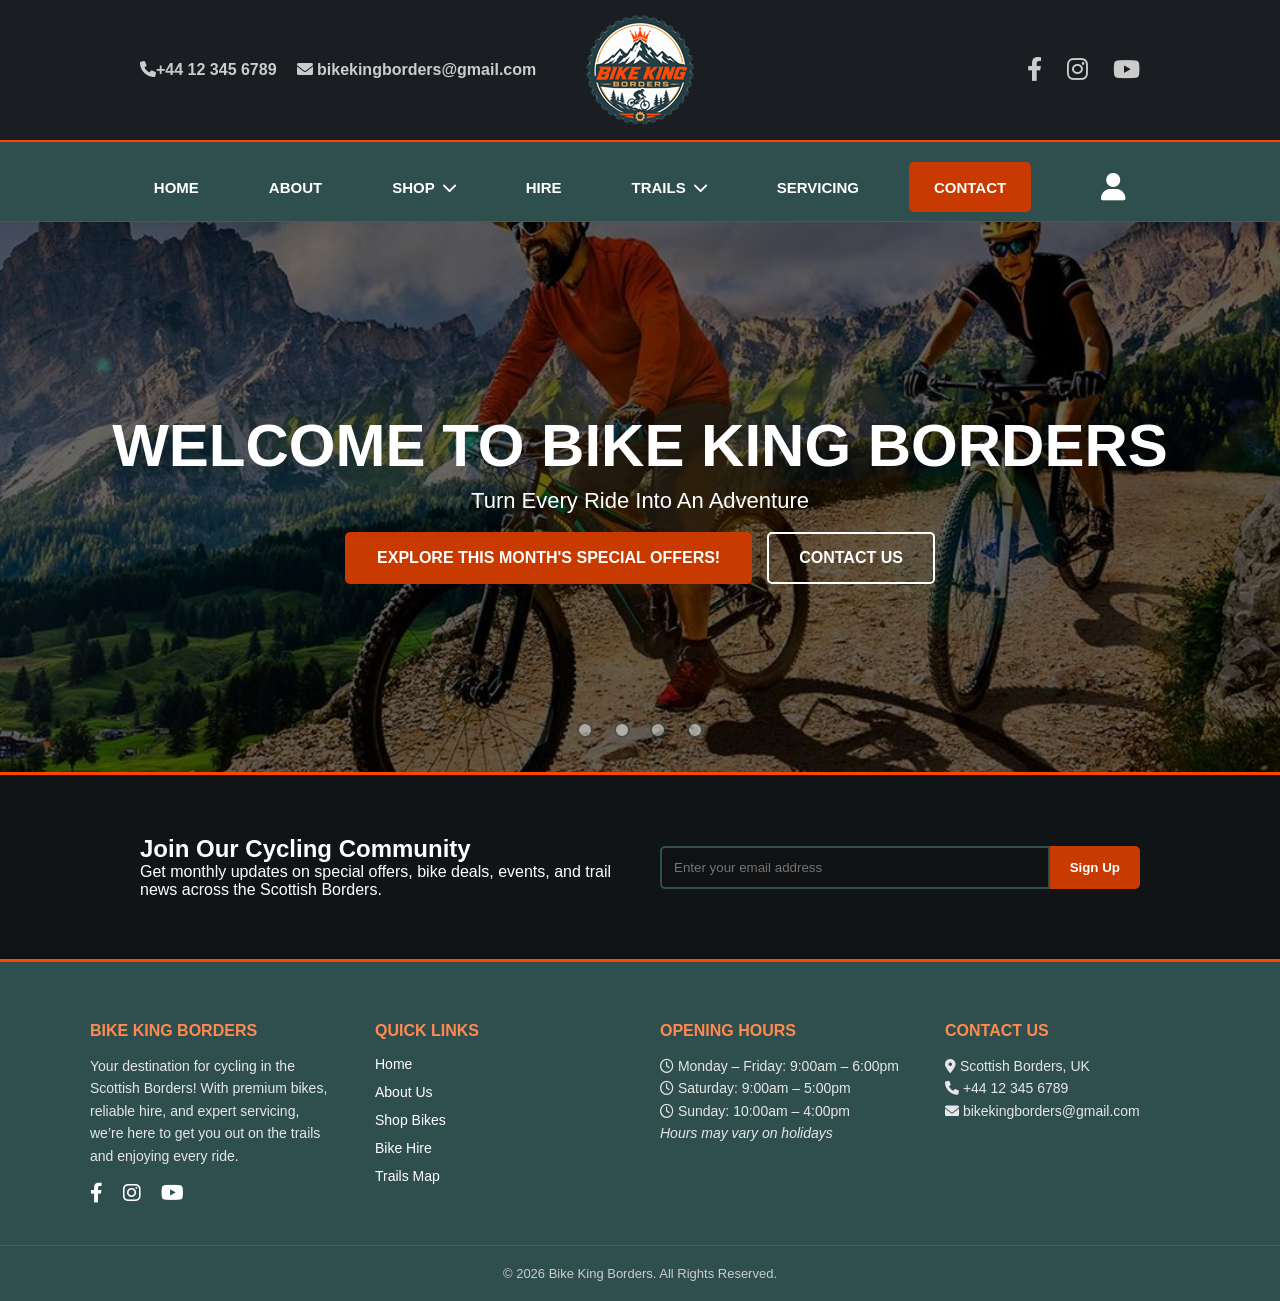
<file: index.html>
<!DOCTYPE html>
<html lang="en">
<head>
    <meta charset="UTF-8">
    <meta name="viewport" content="width=device-width, initial-scale=1.0">
    <meta name="description" content="Bike King Borders offers bikes, hire, servicing, accessories, and trail guidance for cycling adventures in the Scottish Borders.">
    <link rel="icon" type="image/x-icon" href="./favicon.ico">
    <link rel="preload" as="image" href="slide1-mobile.jpg" media="(max-width: 499px)" fetchpriority="high">
    <link rel="preload" as="image" href="slide1-home.jpg" media="(min-width: 500px)" fetchpriority="high">
    <link rel="preload" as="image" href="logo-110.png" fetchpriority="high">
    <link rel="preload" href="https://cdnjs.cloudflare.com/ajax/libs/font-awesome/6.0.0/css/all.min.css" as="style" onload="this.onload=null;this.rel='stylesheet'">
    <noscript><link rel="stylesheet" href="https://cdnjs.cloudflare.com/ajax/libs/font-awesome/6.0.0/css/all.min.css"></noscript>
    <title>Bike King Borders | HOME</title>
    <link rel="stylesheet" href="global.css">
    <link rel="stylesheet" href="home.css">
</head>
<body>

    <!--NAVIGATION SECTION-->
    <div class="brand-header">
    <div class="container header-flex">
        
        <div class="header-contact">
            <span><i class="fas fa-phone"></i>+44 12 345 6789</span>
            <span><i class="fas fa-envelope"></i> bikekingborders@gmail.com</span>
        </div>

        <div class="header-logo">
            <a href="index.html"><img src="./logo-110.png" alt="Bike King Borders logo" width="110" height="110" fetchpriority="high"></a>
        </div>

        <div class="header-socials">
            <a href="https://www.facebook.com/" class="social-btn" target="_blank" rel="noopener" aria-label="Facebook">
                <i class="fab fa-facebook-f"></i>
            </a>
            <a href="https://www.instagram.com/" class="social-btn" target="_blank" rel="noopener" aria-label="Instagram">
                <i class="fab fa-instagram"></i>
            </a>
            <a href="https://www.youtube.com/" class="social-btn" target="_blank" rel="noopener" aria-label="YouTube">
                <i class="fab fa-youtube"></i>
            </a>
        </div>

    </div>
</div>

    <nav class="main-navigation">
        <div class="container">
            <ul class="nav-links">
                <li><a href="index.html">Home</a></li>
                <li><a href="about.html#main-content">About</a></li>
                <li class="dropdown">
                    <a href="shop.html#special-offers">Shop <i class="fas fa-chevron-down"></i></a>
                    <ul class="menu">
                        <li><a href="shop.html#special-offers">Special Offers!</a></li>
                        <li><a href="shop.html#best-sellers">Best Sellers</a></li>
                        <li><a href="shop.html#mountain-bikes">Mountain Bikes</a></li>
                        <li><a href="shop.html#kids-bikes">Kids Bikes</a></li>
                        <li><a href="accessories.html#accessories">Accessories & Clothing</a></li>
                    </ul>
                </li>

                <li><a href="hire.html#hires">Hire</a></li>
                <li class="dropdown">
                    <a href="trails.html#trails-main">Trails <i class="fas fa-chevron-down"></i></a>
                    <ul class="menu">
                        <li><a href="trails.html#beginner-trails">Beginners</a></li>
                        <li><a href="trails.html#intermediate-trails">Intermediate</a></li>
                        <li><a href="trails.html#extreme-trails">Extreme</a></li>
                    </ul>
                </li>
                <li><a href="servicing.html#services-main">Servicing</a></li>
                <li><a href="contact.html#contact-main" class="nav-contacts">Contact</a></li>
                <li><a href="#login" class="nav-login" aria-label="Open login form">
                    <i class="fas fa-user"></i>
                </a>
            </li>
        </ul>
    </div>
</nav>

    <!-- HOME HERO TRAIN -->
    <section class="hero-container" role="main">
    <input type="radio" name="slide" id="slide1" aria-label="Show welcome slide" checked>
    <input type="radio" name="slide" id="slide2" aria-label="Show best selling bikes slide">
    <input type="radio" name="slide" id="slide3" aria-label="Show bike hire slide">
    <input type="radio" name="slide" id="slide4" aria-label="Show bike trails slide">

    <div class="hero-train">
        <div class="hero-slide slide1">
            <picture class="home-hero-picture">
                <source srcset="slide1-mobile.jpg" media="(max-width: 499px)">
                <img class="home-hero-image" src="slide1-home.jpg" alt="" width="1100" height="593" fetchpriority="high">
            </picture>
            <div class="hero-overlay">
                <h1>Welcome to Bike King Borders</h1>
                <p>Turn Every Ride Into An Adventure</p>
                <div class="hero-btns">
                    <a href="shop.html#special-offers" class="btn-main">Explore This Month's Special Offers!</a>
                    <a href="contact.html#contact-main" class="btn-sub">Contact Us</a>
                </div>
            </div>
        </div>

        <div class="hero-slide slide2">
            <div class="hero-overlay">
                <h1>Best Selling Bikes</h1>
                <p>High-performance bikes ready for action!</p>
                <a href="shop.html#special-offers" class="btn-main">Go to Shop</a>
            </div>
        </div>

        <div class="hero-slide slide3">
            <div class="hero-overlay">
                <h1>Affordable Bike Hire</h1>
                <p>Premium rentals for you and your adventures!</p>
                <a href="hire.html#hires" class="btn-main">View Hire Prices</a>
            </div>
        </div>

        <div class="hero-slide slide4">
            <div class="hero-overlay">
                <h1>Discover Borders Bike Trails</h1>
                <p>From beginner to extreme mountain paths! Do you dare?</p>
                <a href="trails.html#trails-main" class="btn-main">Explore Trails</a>
            </div>
        </div>
    </div>

    <div class="dots">
        <label for="slide1" class="dot" aria-label="Show welcome slide"></label>
        <label for="slide2" class="dot" aria-label="Show best selling bikes slide"></label>
        <label for="slide3" class="dot" aria-label="Show bike hire slide"></label>
        <label for="slide4" class="dot" aria-label="Show bike trails slide"></label>
    </div>
</section>

        <!--Signup for monthly updates-->
<section class="signup-section">
    <div class="container-signup">

        <div class="signup-text">
            <h2>Join Our Cycling Community</h2>
            <p>
                Get monthly updates on special offers, bike deals, events, and trail news across the Scottish Borders.
            </p>
        </div>

        <form class="signup-form">
            <input type="email" name="newsletter-email" placeholder="Enter your email address" aria-label="Email address" autocomplete="email" required>
            <button type="submit">Sign Up</button>
        </form>

    </div>
</section>

<!--FOOTER SECTION-->
<footer class="main-footer">
    <div class="container-footer">
        
        <div class="footer-section">
            <h3>Bike King Borders</h3>
            <p>
                Your destination for cycling in the Scottish Borders! With premium bikes, reliable hire, and expert servicing, we’re here to get you out on the trails and enjoying every ride.
            </p>

            <div class="footer-socials">
                <a href="https://www.facebook.com/" class="social-btn" target="_blank" rel="noopener" aria-label="Facebook">
                    <i class="fab fa-facebook-f"></i>
                </a>
                <a href="https://www.instagram.com/" class="social-btn" target="_blank" rel="noopener" aria-label="Instagram">
                    <i class="fab fa-instagram"></i>
                </a>
                <a href="https://www.youtube.com/" class="social-btn" target="_blank" rel="noopener" aria-label="YouTube">
                    <i class="fab fa-youtube"></i>
                </a>
            </div>
        </div>

        <div class="footer-section">
            <h3>Quick Links</h3>
            <ul class="footer-links">
                <li><a href="index.html">Home</a></li>
                <li><a href="about.html#main-content">About Us</a></li>
                <li><a href="shop.html#special-offers">Shop Bikes</a></li>
                <li><a href="hire.html#hires">Bike Hire</a></li>
                <li><a href="trails.html#trails-main">Trails Map</a></li>
            </ul>
        </div>

        <div class="footer-section">
            <h3>Opening Hours</h3>
            <p><i class="fa-regular fa-clock"></i> Monday – Friday: 9:00am – 6:00pm</p>
            <p><i class="fa-regular fa-clock"></i> Saturday: 9:00am – 5:00pm</p>
            <p><i class="fa-regular fa-clock"></i> Sunday: 10:00am – 4:00pm</p>
            <p><em>Hours may vary on holidays</em></p>
        </div>

        <div class="footer-section">
            <h3>Contact Us</h3>
            <p><i class="fas fa-map-marker-alt"></i> Scottish Borders, UK</p>
            <p><i class="fas fa-phone"></i> +44 12 345 6789</p>
            <p><i class="fas fa-envelope"></i> bikekingborders@gmail.com</p>
        </div>

    </div>
    
    <div class="footer-bottom">
        <p>&copy; 2026 Bike King Borders. All Rights Reserved.</p>
    </div>
</footer>

    <!--LOGIN POP UP-->
    <div id="login" class="login-popup">

    <div class="login-box">

        <a href="#" class="close-btn">&times;</a>

        <h2>Join Bike King Borders</h2>
        <p class="login-sub">Sign in or register to manage your bookings</p>

        <form>

            <input type="text" name="full-name" placeholder="Full Name" aria-label="Full Name" autocomplete="name" required>

            <input type="email" name="email" placeholder="Email Address" aria-label="Email Address" autocomplete="email" required>

            <input type="tel" name="phone" placeholder="Phone Number" aria-label="Phone Number" autocomplete="tel" required>

            <button type="submit">Continue</button>

        </form>

    </div>

</div>

</body>
</html>
</file>
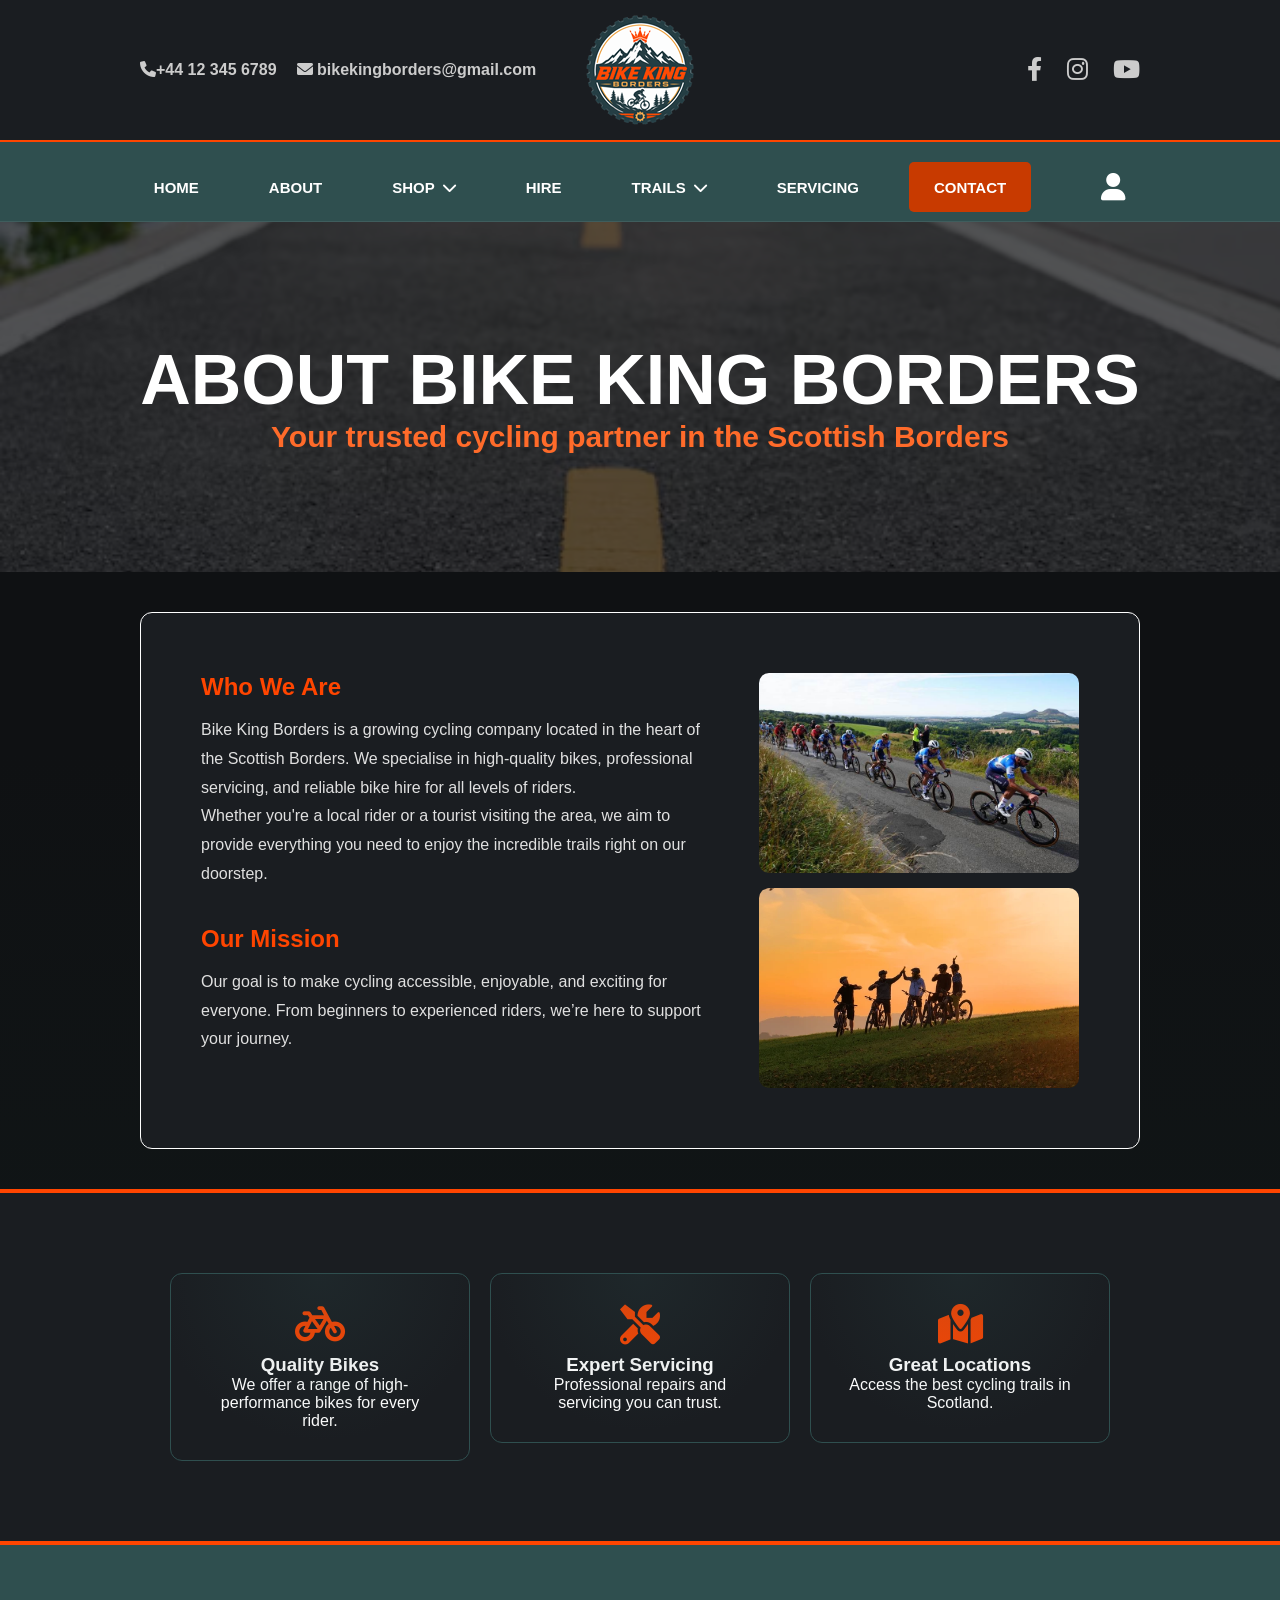
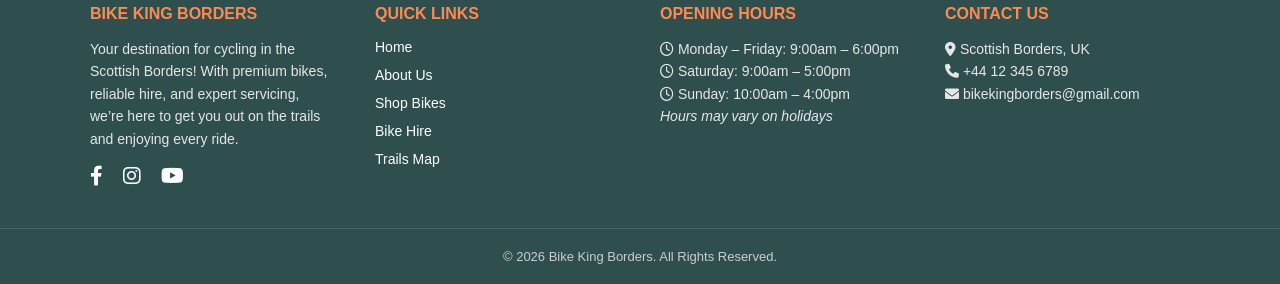
<file: about.html>
<!DOCTYPE html>
<html lang="en">
<head>
    <meta charset="UTF-8">
    <meta name="viewport" content="width=device-width, initial-scale=1.0">
    <meta name="description" content="Learn about Bike King Borders, a cycling shop in the Scottish Borders offering quality bikes, repairs, hire, and trail support.">
    <link rel="icon" type="image/x-icon" href="./favicon.ico">
    <link rel="preload" as="image" href="continuous-bicycle-road-with-blurred-background_23-2148242189.avif" fetchpriority="high">

    <title>Bike King Borders | ABOUT</title>
    
    <link rel="preconnect" href="https://cdnjs.cloudflare.com" crossorigin>
    <link rel="preload" href="https://cdnjs.cloudflare.com/ajax/libs/font-awesome/6.0.0/css/all.min.css" as="style" onload="this.onload=null;this.rel='stylesheet'">
    <noscript><link rel="stylesheet" href="https://cdnjs.cloudflare.com/ajax/libs/font-awesome/6.0.0/css/all.min.css"></noscript>
    <link rel="stylesheet" href="global.css">
    <link rel="stylesheet" href="about.css">
</head>
<body>

    <!--NAVIGATION SECTION-->
    <div class="brand-header">
    <div class="container header-flex">
        
        <div class="header-contact">
            <span><i class="fas fa-phone"></i>+44 12 345 6789</span>
            <span><i class="fas fa-envelope"></i> bikekingborders@gmail.com</span>
        </div>

        <div class="header-logo">
            <a href="index.html"><img src="./logo-optimized.png" srcset="./logo-110.png 110w, ./logo-optimized.png 220w" sizes="(max-width: 499px) 80px, 110px" alt="Bike King Borders logo" width="110" height="110"></a>
        </div>

        <div class="header-socials">
            <a href="https://www.facebook.com/" class="social-btn" target="_blank" rel="noopener" aria-label="Facebook">
                <i class="fab fa-facebook-f"></i>
            </a>
            <a href="https://www.instagram.com/" class="social-btn" target="_blank" rel="noopener" aria-label="Instagram">
                <i class="fab fa-instagram"></i>
            </a>
            <a href="https://www.youtube.com/" class="social-btn" target="_blank" rel="noopener" aria-label="YouTube">
                <i class="fab fa-youtube"></i>
            </a>
        </div>

    </div>
</div>

    <nav class="main-navigation">
        <div class="container">
            <ul class="nav-links">
                <li><a href="index.html">Home</a></li>
                <li><a href="about.html#main-content">About</a></li>
                <li class="dropdown">
                    <a href="shop.html#special-offers">Shop <i class="fas fa-chevron-down"></i></a>
                    <ul class="menu">
                        <li><a href="shop.html#special-offers">Special Offers!</a></li>
                        <li><a href="shop.html#best-sellers">Best Sellers</a></li>
                        <li><a href="shop.html#mountain-bikes">Mountain Bikes</a></li>
                        <li><a href="shop.html#kids-bikes">Kids Bikes</a></li>
                        <li><a href="accessories.html#accessories">Accessories & Clothing</a></li>
                    </ul>
                </li>

                <li><a href="hire.html#hires">Hire</a></li>
                <li class="dropdown">
                    <a href="trails.html#trails-main">Trails <i class="fas fa-chevron-down"></i></a>
                    <ul class="menu">
                        <li><a href="trails.html#beginner-trails">Beginners</a></li>
                        <li><a href="trails.html#intermediate-trails">Intermediate</a></li>
                        <li><a href="trails.html#extreme-trails">Extreme</a></li>
                    </ul>
                </li>
                <li><a href="servicing.html#services-main">Servicing</a></li>
                <li><a href="contact.html#contact-main" class="nav-contacts">Contact</a></li>
                <li><a href="#login" class="nav-login" aria-label="Open login form">
                    <i class="fas fa-user"></i>
                </a>
            </li>
        </ul>
    </div>
</nav>

<!-- ABOUT SECTION -->
<section class="about-hero" id="main-content" role="main">
    <img class="about-hero-image" src="continuous-bicycle-road-with-blurred-background_23-2148242189.avif" alt="" width="1600" height="900" fetchpriority="high">
    <div class="about-hero-overlay">
        <div class="container">
            <h1>About Bike King Borders</h1>
            <p>Your trusted cycling partner in the Scottish Borders</p>
        </div>
    </div>
</section>

<!--about main-->
<section class="about-main container">

    <div class="about-text">
        <h2>Who We Are</h2>
        <p>
            Bike King Borders is a growing cycling company located in the heart of the Scottish Borders.
            We specialise in high-quality bikes, professional servicing, and reliable bike hire for all levels of riders.
        </p>

        <p>
            Whether you're a local rider or a tourist visiting the area, we aim to provide everything you need
            to enjoy the incredible trails right on our doorstep.
        </p>

        <br><br>

        <h2>Our Mission</h2>
        <p>
            Our goal is to make cycling accessible, enjoyable, and exciting for everyone.
            From beginners to experienced riders, we’re here to support your journey.
        </p>
    </div>

    <div class="about-image-stack">
        <img src="./aboutphoto-small.jpg" alt="Cyclist riding through a mountain trail" width="900" height="506" loading="lazy" decoding="async">
        <img src="./aboutphoto2.webp" alt="Bike King Borders cycling team outdoors" width="800" height="600" loading="lazy" decoding="async">
    </div>

</section>

<!-- features -->
<section class="about-features">
<div class="container-feature">

    <a href="shop.html#special-offers" class="feature-link">
        <div class="feature-box">
            <i class="fas fa-bicycle"></i>
            <h3>Quality Bikes</h3>
            <p>We offer a range of high-performance bikes for every rider.</p>
        </div>
    </a>

    <a href="servicing.html#services-main" class="feature-link">
        <div class="feature-box">
            <i class="fas fa-tools"></i>
            <h3>Expert Servicing</h3>
            <p>Professional repairs and servicing you can trust.</p>
        </div>
    </a>

    <a href="trails.html#trails-main" class="feature-link">
        <div class="feature-box">
            <i class="fas fa-map-marked-alt"></i>
            <h3>Great Locations</h3>
            <p>Access the best cycling trails in Scotland.</p>
        </div>
    </a>

</div>
</section>

<!--FOOTER SECTION-->
<footer class="main-footer">
    <div class="container-footer">
        
        <div class="footer-section">
            <h3>Bike King Borders</h3>
            <p>
                Your destination for cycling in the Scottish Borders! With premium bikes, reliable hire, and expert servicing, we’re here to get you out on the trails and enjoying every ride.
            </p>

            <div class="footer-socials">
                <a href="https://www.facebook.com/" class="social-btn" target="_blank" rel="noopener" aria-label="Facebook">
                    <i class="fab fa-facebook-f"></i>
                </a>
                <a href="https://www.instagram.com/" class="social-btn" target="_blank" rel="noopener" aria-label="Instagram">
                    <i class="fab fa-instagram"></i>
                </a>
                <a href="https://www.youtube.com/" class="social-btn" target="_blank" rel="noopener" aria-label="YouTube">
                    <i class="fab fa-youtube"></i>
                </a>
            </div>
        </div>

        <div class="footer-section">
            <h3>Quick Links</h3>
            <ul class="footer-links">
                <li><a href="index.html">Home</a></li>
                <li><a href="about.html#main-content">About Us</a></li>
                <li><a href="shop.html#special-offers">Shop Bikes</a></li>
                <li><a href="hire.html#hires">Bike Hire</a></li>
                <li><a href="trails.html#trails-main">Trails Map</a></li>
            </ul>
        </div>

        <div class="footer-section">
            <h3>Opening Hours</h3>
            <p><i class="fa-regular fa-clock"></i> Monday – Friday: 9:00am – 6:00pm</p>
            <p><i class="fa-regular fa-clock"></i> Saturday: 9:00am – 5:00pm</p>
            <p><i class="fa-regular fa-clock"></i> Sunday: 10:00am – 4:00pm</p>
            <p><em>Hours may vary on holidays</em></p>
        </div>

        <div class="footer-section">
            <h3>Contact Us</h3>
            <p><i class="fas fa-map-marker-alt"></i> Scottish Borders, UK</p>
            <p><i class="fas fa-phone"></i> +44 12 345 6789</p>
            <p><i class="fas fa-envelope"></i> bikekingborders@gmail.com</p>
        </div>

    </div>
    
    <div class="footer-bottom">
        <p>&copy; 2026 Bike King Borders. All Rights Reserved.</p>
    </div>
</footer>

    <!--LOGIN POP UP-->
    <div id="login" class="login-popup">

    <div class="login-box">

        <a href="#" class="close-btn">&times;</a>

        <h2>Join Bike King Borders</h2>
        <p class="login-sub">Sign in or register to manage your bookings</p>

        <form>

            <input type="text" name="full-name" placeholder="Full Name" aria-label="Full Name" autocomplete="name" required>

            <input type="email" name="email" placeholder="Email Address" aria-label="Email Address" autocomplete="email" required>

            <input type="tel" name="phone" placeholder="Phone Number" aria-label="Phone Number" autocomplete="tel" required>

            <button type="submit">Continue</button>

        </form>

    </div>

</div>

</body>
</html>
</file>
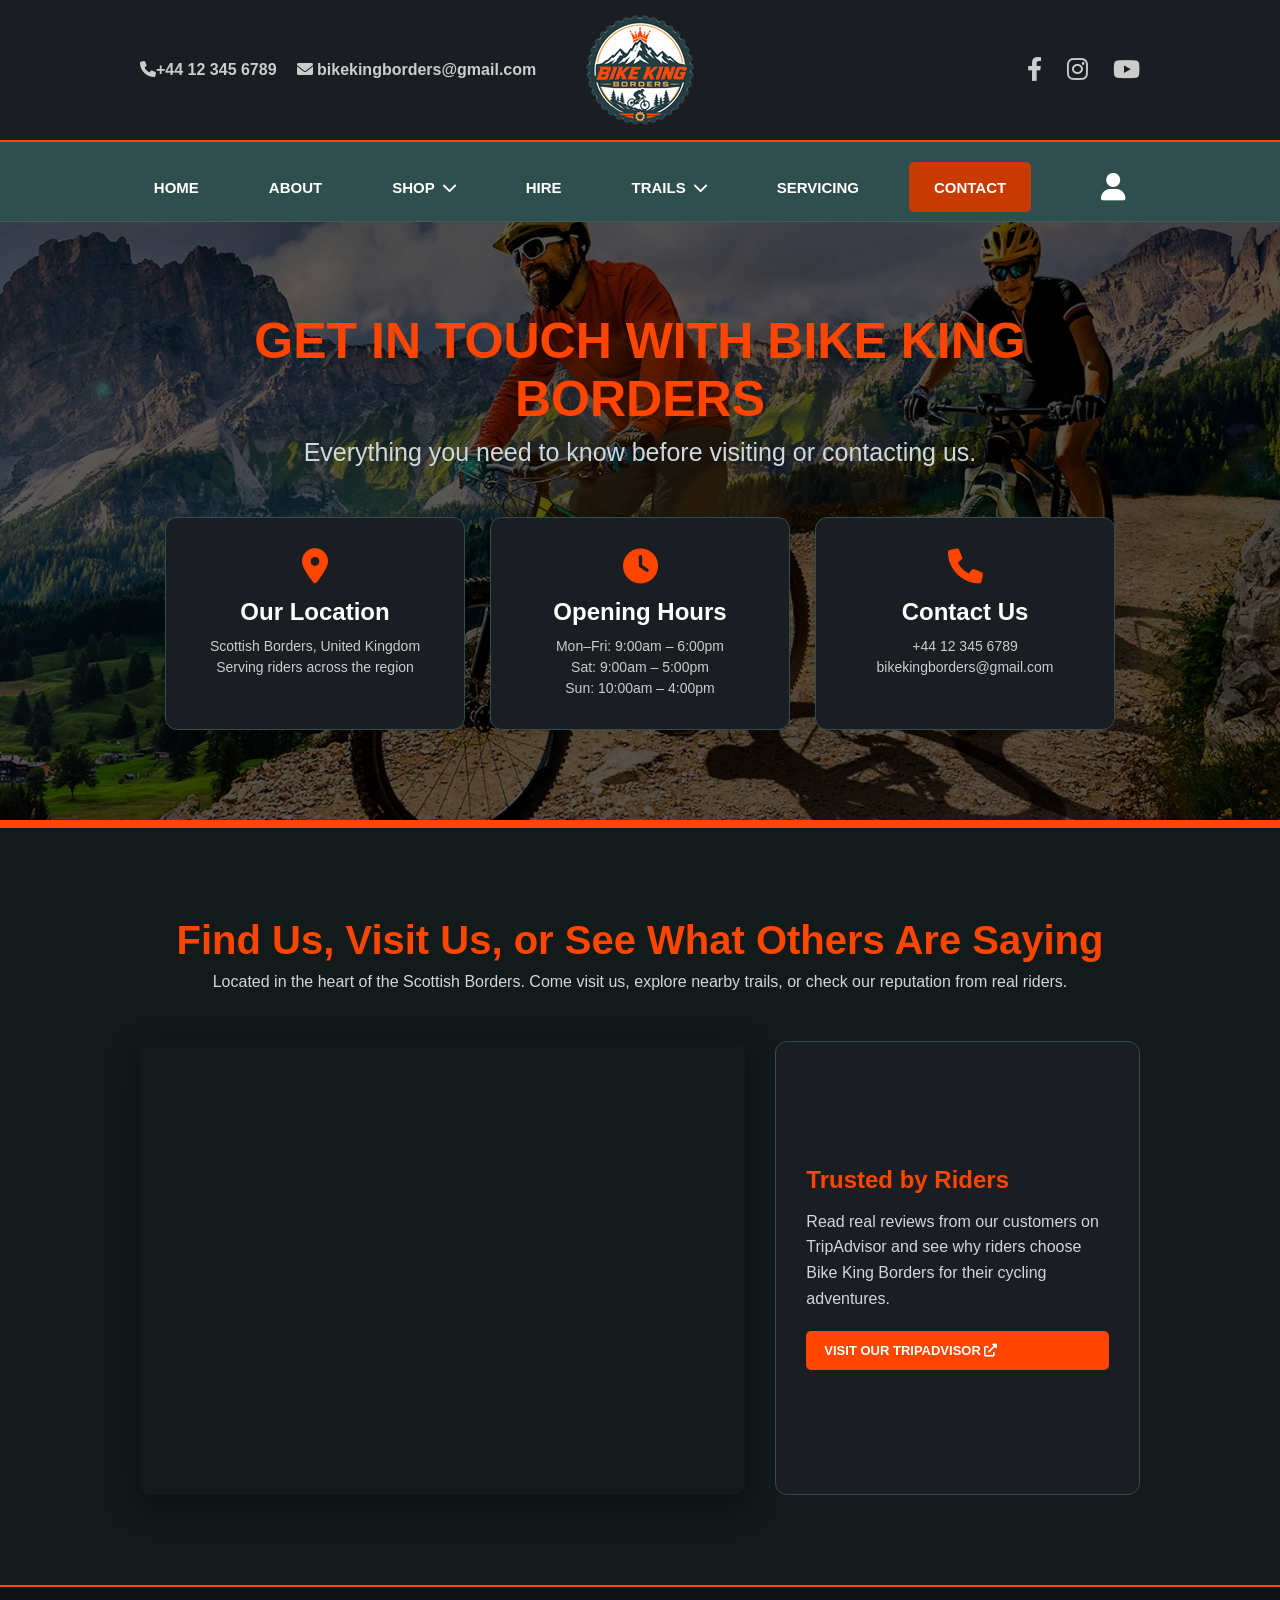
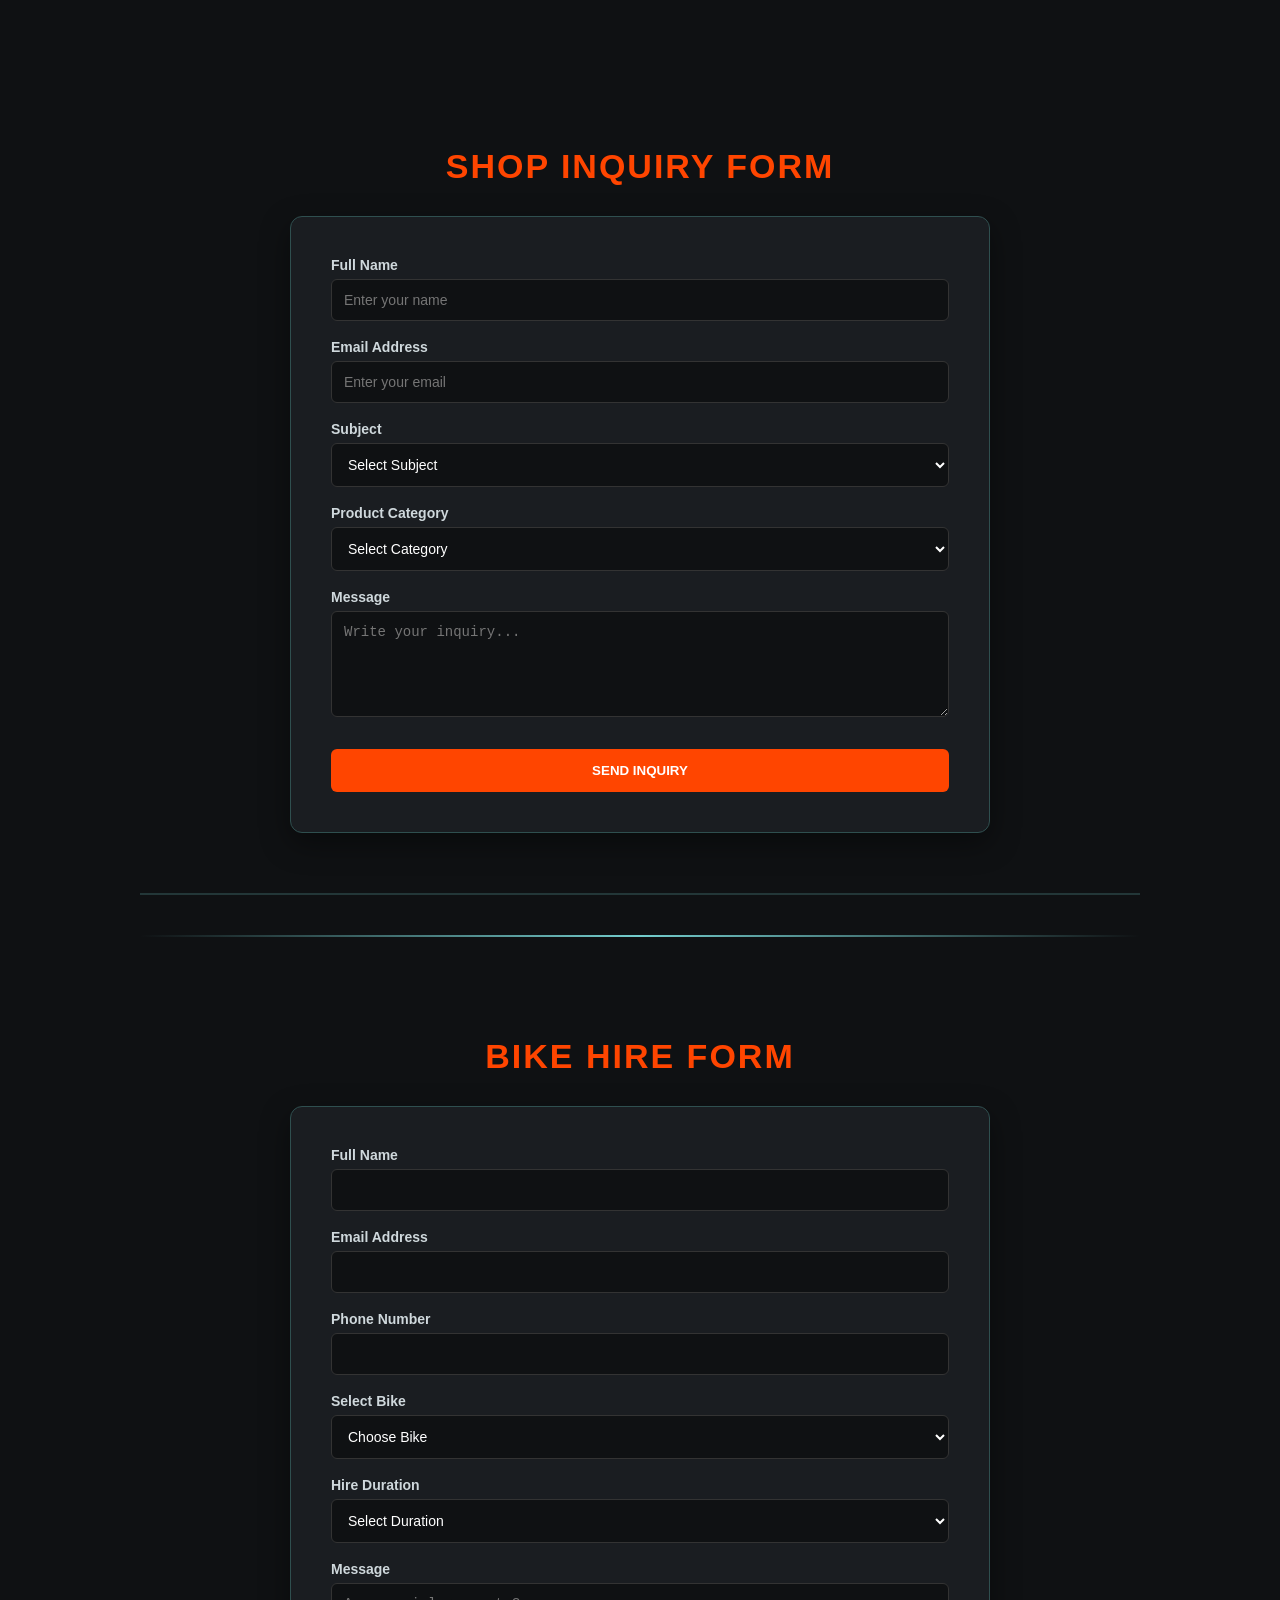
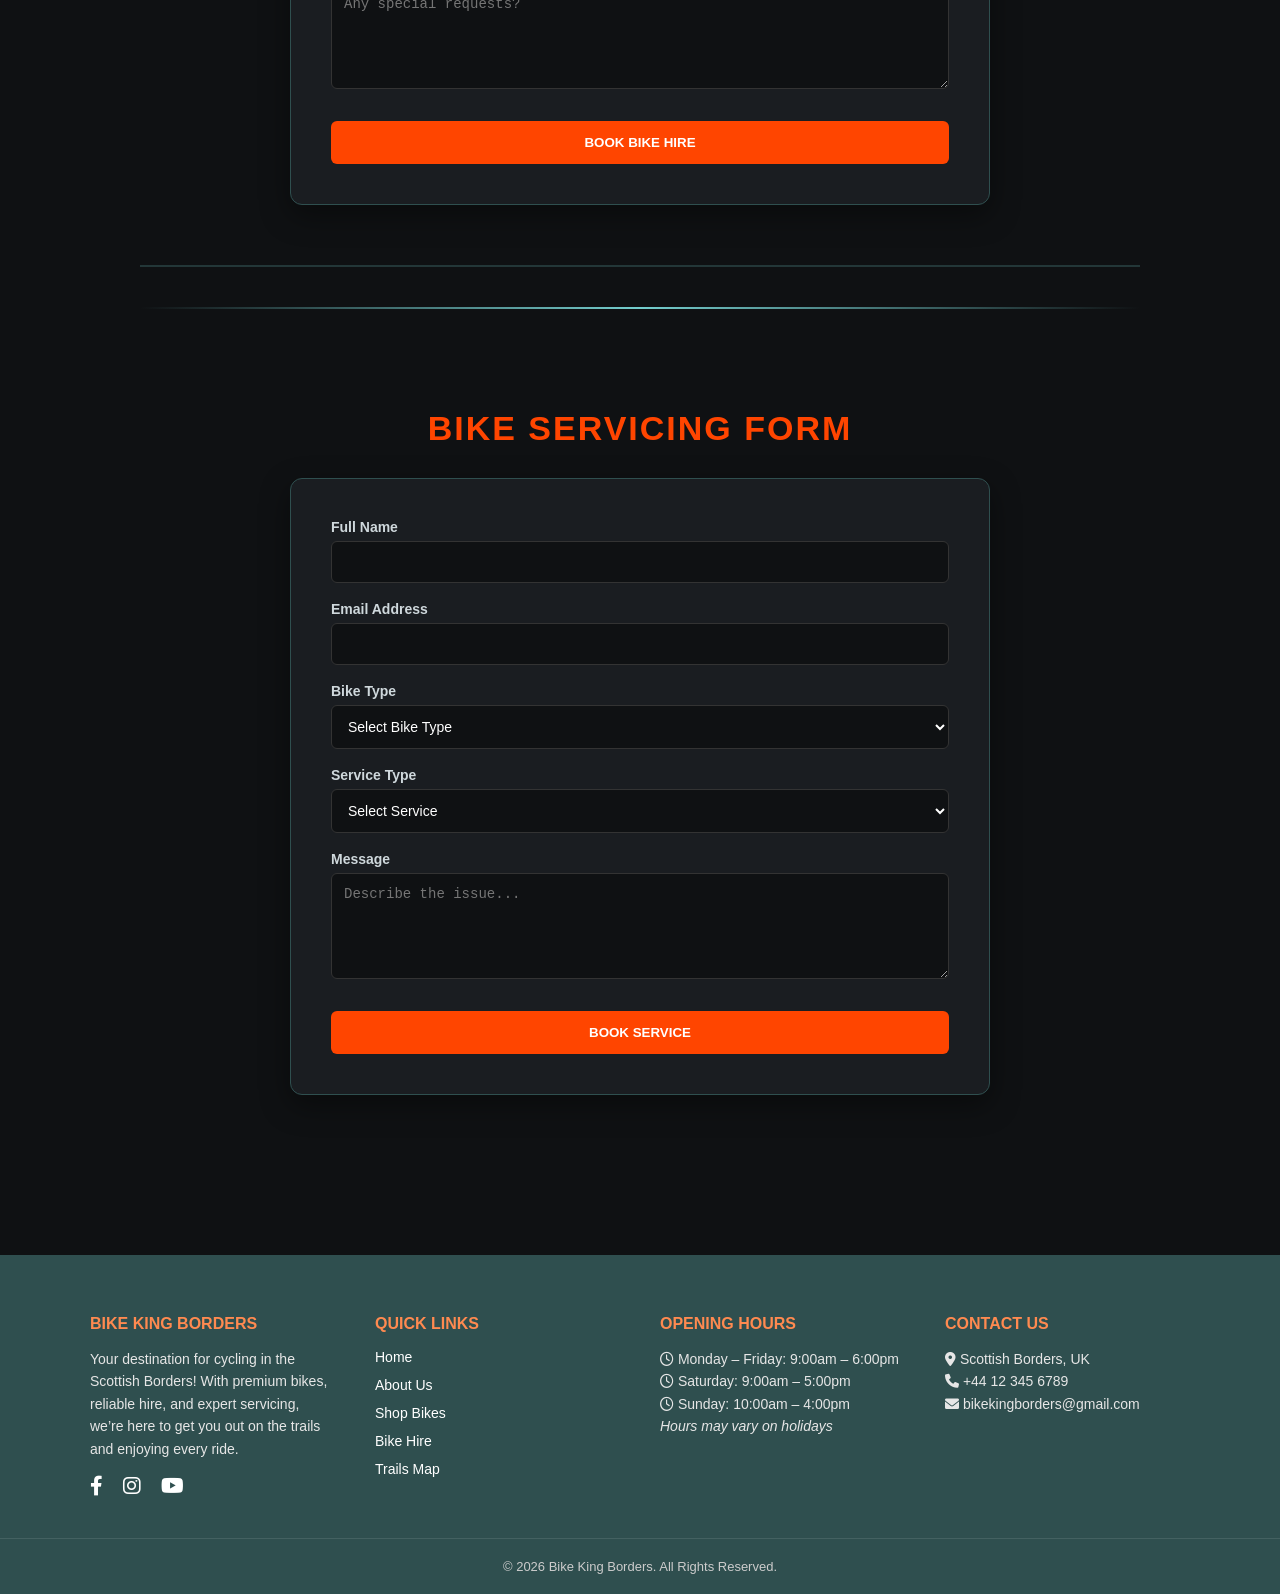
<file: contact.html>
<!DOCTYPE html>
<html lang="en">
<head>
    <meta charset="UTF-8">
    <meta name="viewport" content="width=device-width, initial-scale=1.0">
    <meta name="description" content="Contact Bike King Borders for shop information, cycling support, bike hire questions, servicing, and local trail advice.">
    <link rel="icon" type="image/x-icon" href="./favicon.ico">
    <title>Bike King Borders | CONTACT US & REGISTER</title>
    
    <link rel="preconnect" href="https://cdnjs.cloudflare.com" crossorigin>
    <link rel="preload" href="https://cdnjs.cloudflare.com/ajax/libs/font-awesome/6.0.0/css/all.min.css" as="style" onload="this.onload=null;this.rel='stylesheet'">
    <noscript><link rel="stylesheet" href="https://cdnjs.cloudflare.com/ajax/libs/font-awesome/6.0.0/css/all.min.css"></noscript>
    <link rel="stylesheet" href="global.css">
    <link rel="stylesheet" href="contact.css">
</head>
<body>

    <!--NAVIGATION SECTION-->
    <div class="brand-header">

    <div class="container header-flex">
        
        <div class="header-contact">
            <span><i class="fas fa-phone"></i>+44 12 345 6789</span>
            <span><i class="fas fa-envelope"></i> bikekingborders@gmail.com</span>
        </div>

        <div class="header-logo">
            <a href="index.html"><img src="./logo-optimized.png" srcset="./logo-110.png 110w, ./logo-optimized.png 220w" sizes="(max-width: 499px) 80px, 110px" alt="Bike King Borders logo" width="110" height="110"></a>
        </div>

        <div class="header-socials">
            <a href="https://www.facebook.com/" class="social-btn" target="_blank" rel="noopener" aria-label="Facebook">
                <i class="fab fa-facebook-f"></i>
            </a>
            <a href="https://www.instagram.com/" class="social-btn" target="_blank" rel="noopener" aria-label="Instagram">
                <i class="fab fa-instagram"></i>
            </a>
            <a href="https://www.youtube.com/" class="social-btn" target="_blank" rel="noopener" aria-label="YouTube">
                <i class="fab fa-youtube"></i>
            </a>
        </div>

    </div>
</div>

    <nav class="main-navigation">
        <div class="container">
            <ul class="nav-links">
                <li><a href="index.html">Home</a></li>
                <li><a href="about.html#main-content">About</a></li>
                <li class="dropdown">
                    <a href="shop.html#special-offers">Shop <i class="fas fa-chevron-down"></i></a>
                    <ul class="menu">
                        <li><a href="shop.html#special-offers">Special Offers!</a></li>
                        <li><a href="shop.html#best-sellers">Best Sellers</a></li>
                        <li><a href="shop.html#mountain-bikes">Mountain Bikes</a></li>
                        <li><a href="shop.html#kids-bikes">Kids Bikes</a></li>
                        <li><a href="accessories.html#accessories">Accessories & Clothing</a></li>
                    </ul>
                </li>

                <li><a href="hire.html#hires">Hire</a></li>
                <li class="dropdown">
                    <a href="trails.html#trails-main">Trails <i class="fas fa-chevron-down"></i></a>
                    <ul class="menu">
                        <li><a href="trails.html#beginner-trails">Beginners</a></li>
                        <li><a href="trails.html#intermediate-trails">Intermediate</a></li>
                        <li><a href="trails.html#extreme-trails">Extreme</a></li>
                    </ul>
                </li>
                <li><a href="servicing.html#services-main">Servicing</a></li>
                <li><a href="contact.html#contact-main" class="nav-contacts">Contact</a></li>
                <li><a href="#login" class="nav-login" aria-label="Open login form">
                    <i class="fas fa-user"></i>
                </a>
            </li>
        </ul>
    </div>
</nav>

<!-- contact hero -->
<section class="contact-hero" id="contact-main" role="main">

    <div class="contact-overlay"></div>

    <div class="container">

        <div class="contact-hero-header">
            <h1>Get in Touch with Bike King Borders</h1>
            <p>Everything you need to know before visiting or contacting us.</p>
        </div>

        <div class="contact-info-grid">

            <div class="contact-info-card">
                <i class="fas fa-map-marker-alt"></i>
                <h2>Our Location</h2>
                <p>Scottish Borders, United Kingdom</p>
                <p>Serving riders across the region</p>
            </div>

            <div class="contact-info-card">
                <i class="fas fa-clock"></i>
                <h2>Opening Hours</h2>
                <p>Mon–Fri: 9:00am – 6:00pm</p>
                <p>Sat: 9:00am – 5:00pm</p>
                <p>Sun: 10:00am – 4:00pm</p>
            </div>

            <div class="contact-info-card">
                <i class="fas fa-phone"></i>
                <h2>Contact Us</h2>
                <p>+44 12 345 6789</p>
                <p>bikekingborders@gmail.com</p>
            </div>

        </div>

    </div>

</section>

<!-- map and tripadvisor -->
<section class="location-section" id="location">

    <div class="container">

        <div class="section-header">
            <h2>Find Us, Visit Us, or See What Others Are Saying</h2>
            <p>
                Located in the heart of the Scottish Borders. Come visit us, explore nearby trails,
                or check our reputation from real riders.
            </p>
        </div>

        <!-- map box -->
        <div class="map-wrapper">

            <div class="map-box">
                <iframe title="Map showing Scottish Borders location"
                    src="https://www.google.com/maps/embed?pb=!1m18!1m12!1m3!1d914352.5390157033!2d-5.153372108689106!3d55.505884311490206!2m3!1f0!2f0!3f0!3m2!1i1024!2i768!4f13.1!3m3!1m2!1s0x488786b51be264f9%3A0x30c681a0642b2f0!2sScottish%20Borders%2C%20UK!5e1!3m2!1sen!2sae!4v1777583659830!5m2!1sen!2sae"
                    height="450"
                    style="border:0; width: 100%;"
                    allowfullscreen=""
                    loading="lazy"
                    referrerpolicy="no-referrer-when-downgrade">
                </iframe>
            </div>

            <!-- trip advisor box -->
            <div class="tripadvisor-box">

                <h2>Trusted by Riders</h2>

                <p>
                    Read real reviews from our customers on TripAdvisor and see why riders choose Bike King Borders
                    for their cycling adventures.
                </p>

                <a href="https://www.tripadvisor.com/" target="_blank" class="tripadvisor-btn">
                    Visit Our TripAdvisor
                    <i class="fas fa-external-link-alt"></i>
                </a>

            </div>

        </div>

    </div>

</section>

    <!-- forms section -->
<section class="contact-forms">

    <div class="container">

        <!-- for shop inquiry -->
        <div class="form-section" id="shop">

            <h2 class="form-title">Shop Inquiry Form</h2>

            <form class="contact-form">

                <div class="form-group">
                    <label for="shop-name">Full Name</label>
                    <input id="shop-name" name="shop-name" type="text" placeholder="Enter your name" autocomplete="name" required>
                </div>

                <div class="form-group">
                    <label for="shop-email">Email Address</label>
                    <input id="shop-email" name="shop-email" type="email" placeholder="Enter your email" autocomplete="email" required>
                </div>

                <div class="form-group">
                    <label for="shop-subject">Subject</label>
                    <select id="shop-subject" name="shop-subject" required>
                        <option value="">Select Subject</option>
                        <option>General Inquiry</option>
                        <option>Price Information</option>
                        <option>Stock Availability</option>
                        <option>Special Offers</option>
                    </select>
                </div>

                <div class="form-group">
                    <label for="shop-category">Product Category</label>
                    <select id="shop-category" name="shop-category" required>
                        <option value="">Select Category</option>
                        <option>Special Offer Bikes</option>
                        <option>Best Seller Bikes</option>
                        <option>Mountain Bikes</option>
                        <option>Kids Bikes</option>
                        <option>Accessories & Clothing</option>
                    </select>
                </div>

                <div class="form-group">
                    <label for="shop-message">Message</label>
                    <textarea id="shop-message" name="shop-message" rows="5" placeholder="Write your inquiry..." required></textarea>
                </div>

                <button type="submit" class="submit-btn">Send Inquiry</button>

            </form>
        </div>

        <hr class="form-divider">

        <!-- for bike hire -->
        <div class="form-section" id="hire">

            <h2 class="form-title">Bike Hire Form</h2>

            <form class="contact-form">

                <div class="form-group">
                    <label for="hire-name">Full Name</label>
                    <input id="hire-name" name="hire-name" type="text" autocomplete="name" required>
                </div>

                <div class="form-group">
                    <label for="hire-email">Email Address</label>
                    <input id="hire-email" name="hire-email" type="email" autocomplete="email" required>
                </div>

                <div class="form-group">
                    <label for="hire-phone">Phone Number</label>
                    <input id="hire-phone" name="hire-phone" type="tel" autocomplete="tel" required>
                </div>

                <div class="form-group">
                    <label for="hire-bike">Select Bike</label>
                    <select id="hire-bike" name="hire-bike" required>
                        <option value="">Choose Bike</option>
                        <option>Trek Marlin 7</option>
                        <option>Cannondale Trail 5</option>
                        <option>Giant Talon 1</option>
                        <option>Cube Aim EX</option>
                        <option>Raleigh MXR 16”</option>
                        <option>Frog 52 Hybrid Kids Bike</option>
                        <option>Apollo XC 26</option>
                        <option>Specialized Jett 20</option>
                    </select>
                </div>

                <div class="form-group">
                    <label for="hire-duration">Hire Duration</label>
                    <select id="hire-duration" name="hire-duration" required>
                        <option value="">Select Duration</option>
                        <option>Half Day</option>
                        <option>Full Day</option>
                    </select>
                </div>

                <div class="form-group">
                    <label for="hire-message">Message</label>
                    <textarea id="hire-message" name="hire-message" rows="5" placeholder="Any special requests?" required></textarea>
                </div>

                <button type="submit" class="submit-btn">Book Bike Hire</button>

            </form>
        </div>

        <hr class="form-divider">

        <!-- for servicing -->
        <div class="form-section" id="servicing">

            <h2 class="form-title">Bike Servicing Form</h2>

            <form class="contact-form">

                <div class="form-group">
                    <label for="service-name">Full Name</label>
                    <input id="service-name" name="service-name" type="text" autocomplete="name" required>
                </div>

                <div class="form-group">
                    <label for="service-email">Email Address</label>
                    <input id="service-email" name="service-email" type="email" autocomplete="email" required>
                </div>

                <div class="form-group">
                    <label for="service-bike-type">Bike Type</label>
                    <select id="service-bike-type" name="service-bike-type" required>
                        <option value="">Select Bike Type</option>
                        <option>Mountain Bike</option>
                        <option>Road Bike</option>
                        <option>Hybrid Bike</option>
                        <option>Kids Bike</option>
                    </select>
                </div>

                <div class="form-group">
                    <label for="service-type">Service Type</label>
                    <select id="service-type" name="service-type" required>
                        <option value="">Select Service</option>
                        <option>Basic Tune-Up</option>
                        <option>Full Bike Service</option>
                        <option>Brake Adjustment</option>
                        <option>Gear Tuning</option>
                        <option>Wheel Truing</option>
                        <option>Safety Inspection</option>
                    </select>
                </div>

                <div class="form-group">
                    <label for="service-message">Message</label>
                    <textarea id="service-message" name="service-message" rows="5" placeholder="Describe the issue..." required></textarea>
                </div>

                <button type="submit" class="submit-btn">Book Service</button>

            </form>
        </div>

    </div>

</section>

    <!--FOOTER SECTION-->
<footer class="main-footer">
    <div class="container-footer">
        
        <div class="footer-section">
            <h3>Bike King Borders</h3>
            <p>
                Your destination for cycling in the Scottish Borders! With premium bikes, reliable hire, and expert servicing, we’re here to get you out on the trails and enjoying every ride.
            </p>

            <div class="footer-socials">
                <a href="https://www.facebook.com/" class="social-btn" target="_blank" rel="noopener" aria-label="Facebook">
                    <i class="fab fa-facebook-f"></i>
                </a>
                <a href="https://www.instagram.com/" class="social-btn" target="_blank" rel="noopener" aria-label="Instagram">
                    <i class="fab fa-instagram"></i>
                </a>
                <a href="https://www.youtube.com/" class="social-btn" target="_blank" rel="noopener" aria-label="YouTube">
                    <i class="fab fa-youtube"></i>
                </a>
            </div>
        </div>

        <div class="footer-section">
            <h3>Quick Links</h3>
            <ul class="footer-links">
                <li><a href="index.html">Home</a></li>
                <li><a href="about.html#main-content">About Us</a></li>
                <li><a href="shop.html#special-offers">Shop Bikes</a></li>
                <li><a href="hire.html#hires">Bike Hire</a></li>
                <li><a href="trails.html#trails-main">Trails Map</a></li>
            </ul>
        </div>

        <div class="footer-section">
            <h3>Opening Hours</h3>
            <p><i class="fa-regular fa-clock"></i> Monday – Friday: 9:00am – 6:00pm</p>
            <p><i class="fa-regular fa-clock"></i> Saturday: 9:00am – 5:00pm</p>
            <p><i class="fa-regular fa-clock"></i> Sunday: 10:00am – 4:00pm</p>
            <p><em>Hours may vary on holidays</em></p>
        </div>

        <div class="footer-section">
            <h3>Contact Us</h3>
            <p><i class="fas fa-map-marker-alt"></i> Scottish Borders, UK</p>
            <p><i class="fas fa-phone"></i> +44 12 345 6789</p>
            <p><i class="fas fa-envelope"></i> bikekingborders@gmail.com</p>
        </div>

    </div>
    
    <div class="footer-bottom">
        <p>&copy; 2026 Bike King Borders. All Rights Reserved.</p>
    </div>
</footer>

    <!--LOGIN POP UP-->
    <div id="login" class="login-popup">

    <div class="login-box">

        <a href="#" class="close-btn">&times;</a>

        <h3>Join Bike King Borders</h3>
        <p class="login-sub">Sign in or register to manage your bookings</p>

        <form>

            <input type="text" name="full-name" placeholder="Full Name" aria-label="Full Name" autocomplete="name" required>

            <input type="email" name="email" placeholder="Email Address" aria-label="Email Address" autocomplete="email" required>

            <input type="tel" name="phone" placeholder="Phone Number" aria-label="Phone Number" autocomplete="tel" required>

            <button type="submit">Continue</button>

        </form>

    </div>

</div>

</body>
</html>
</file>
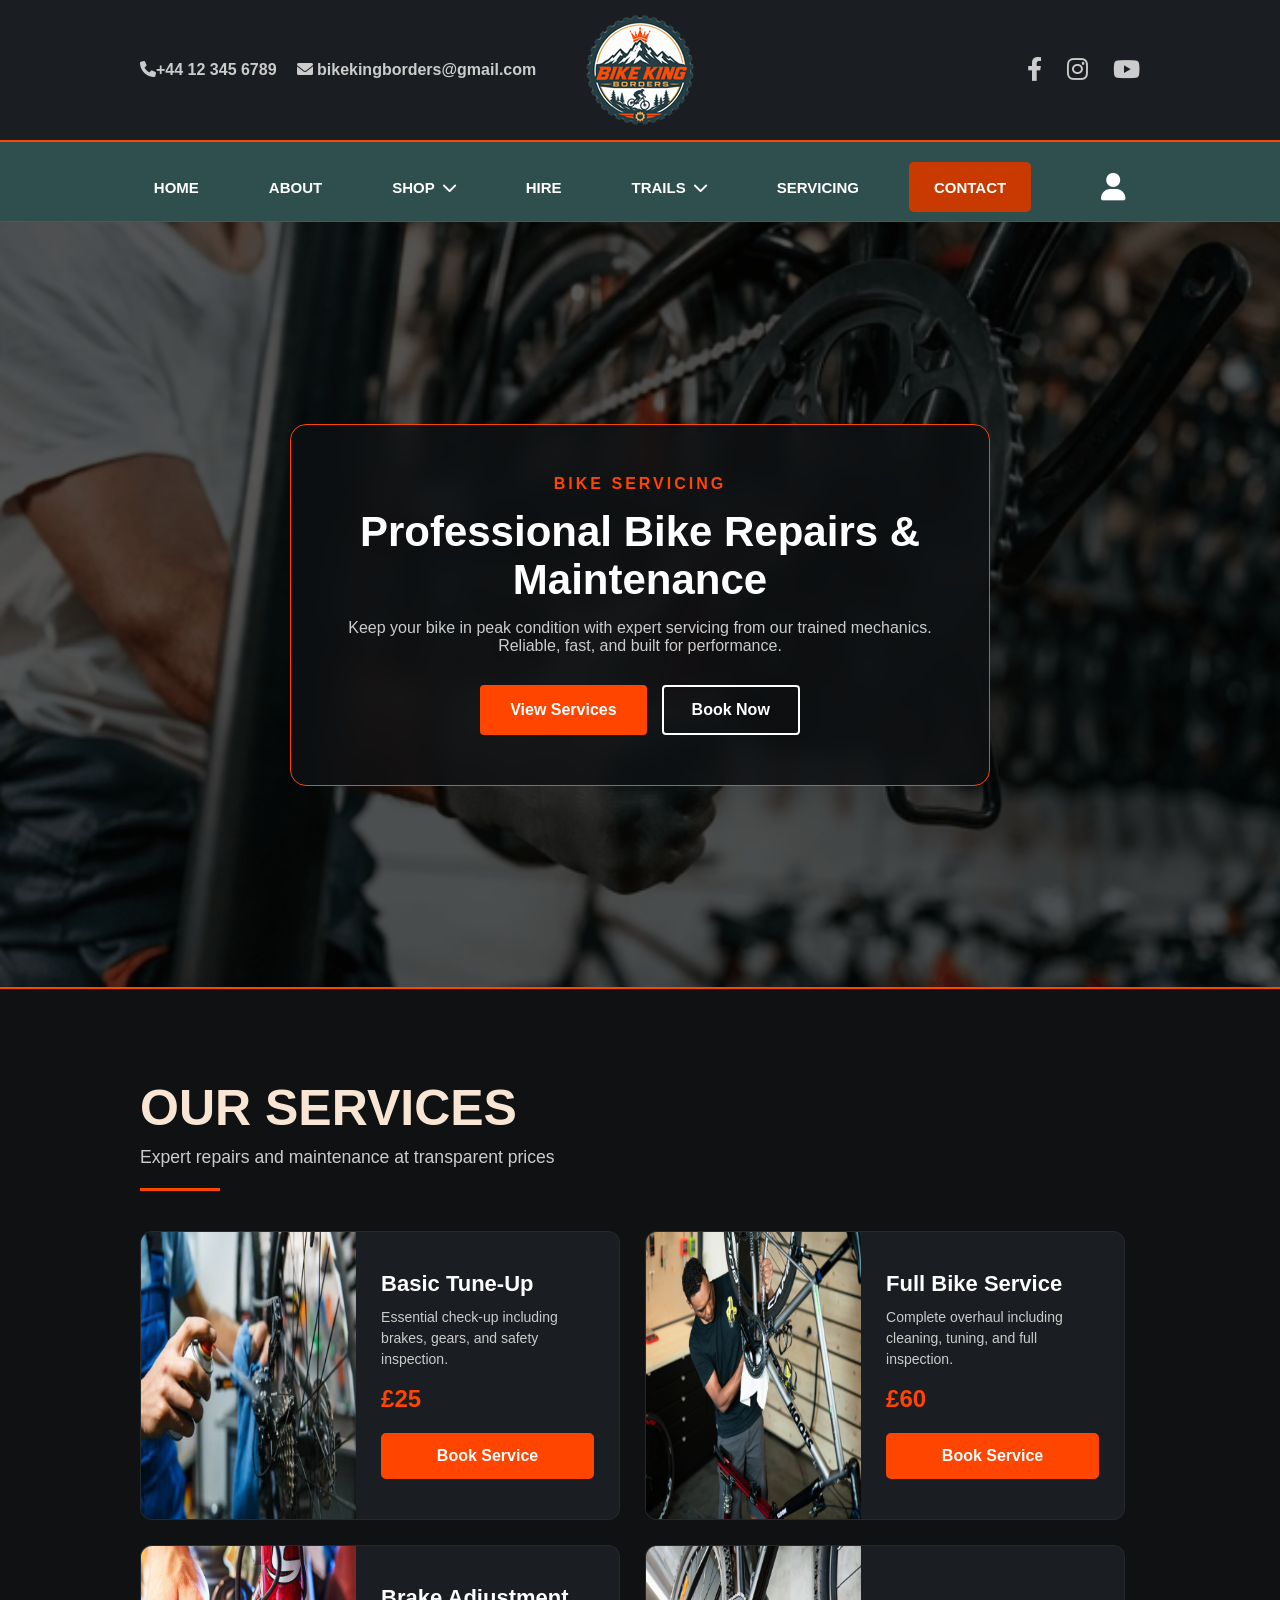
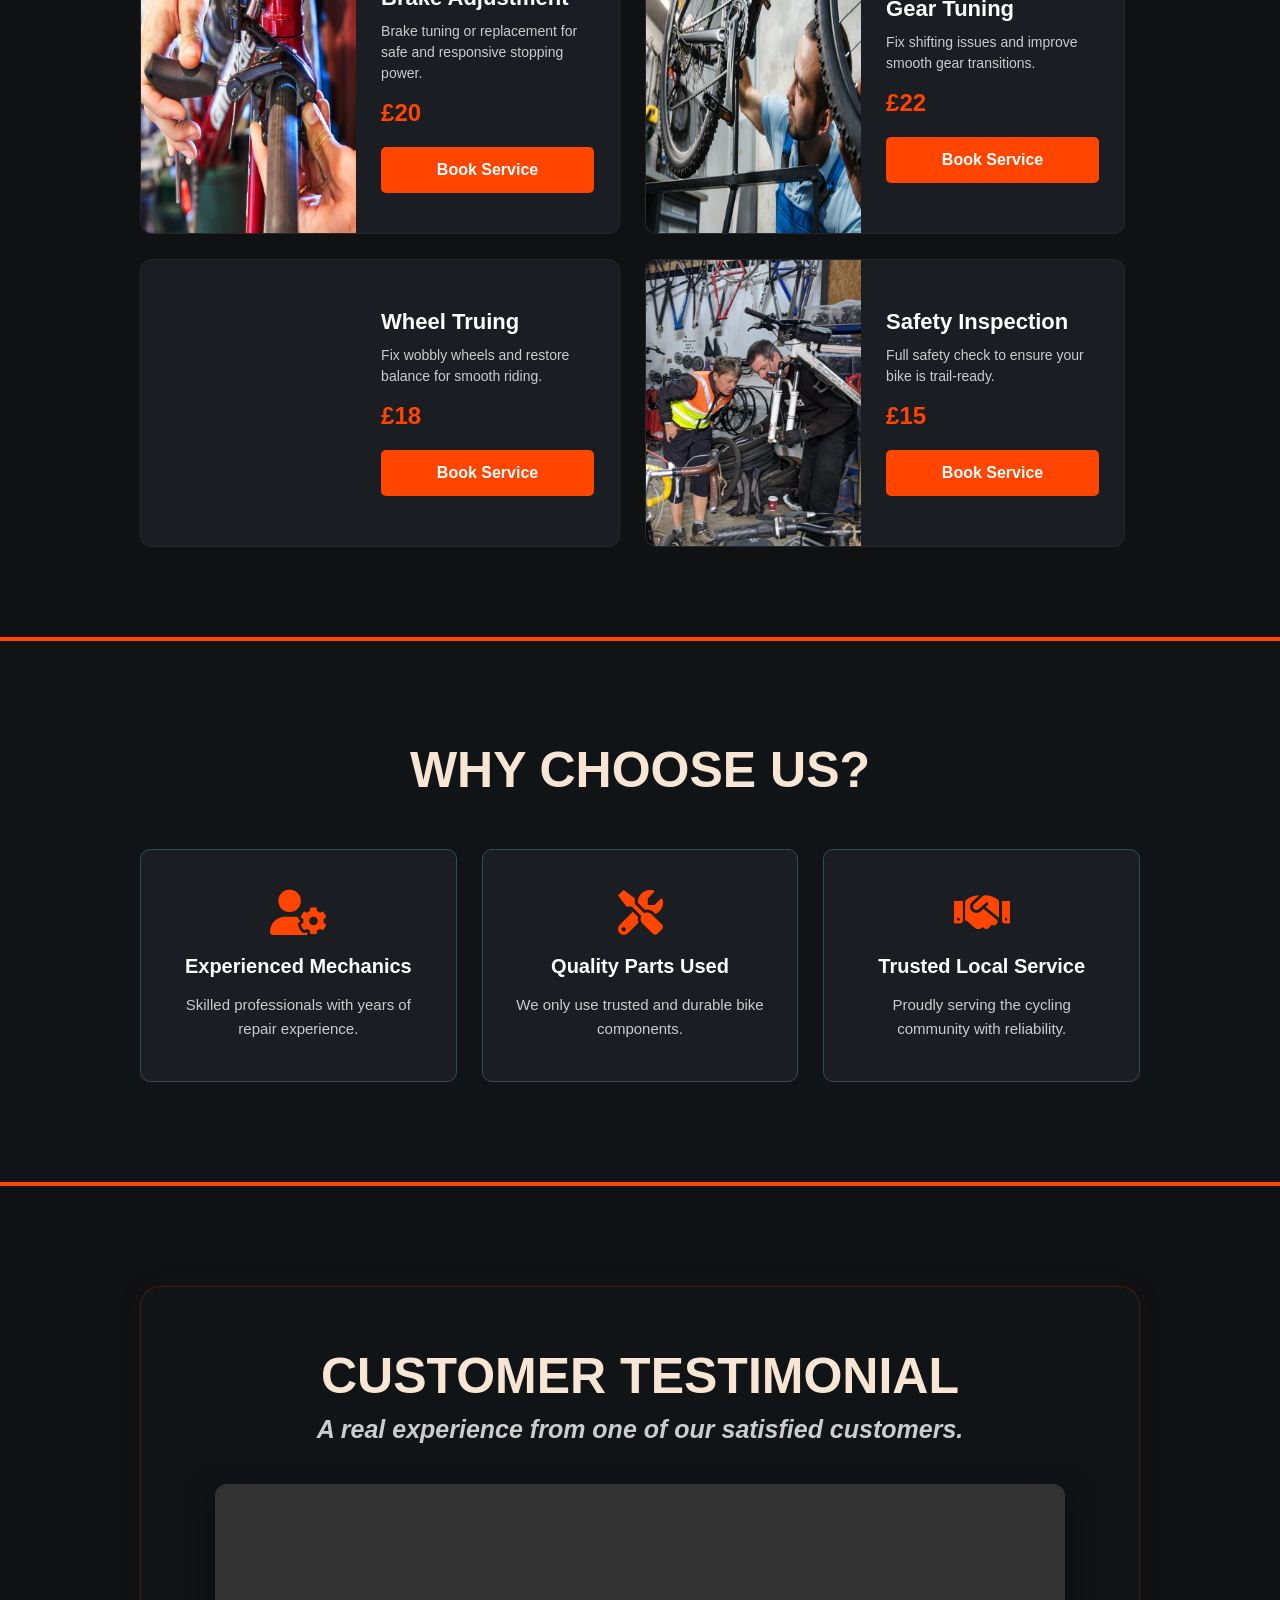
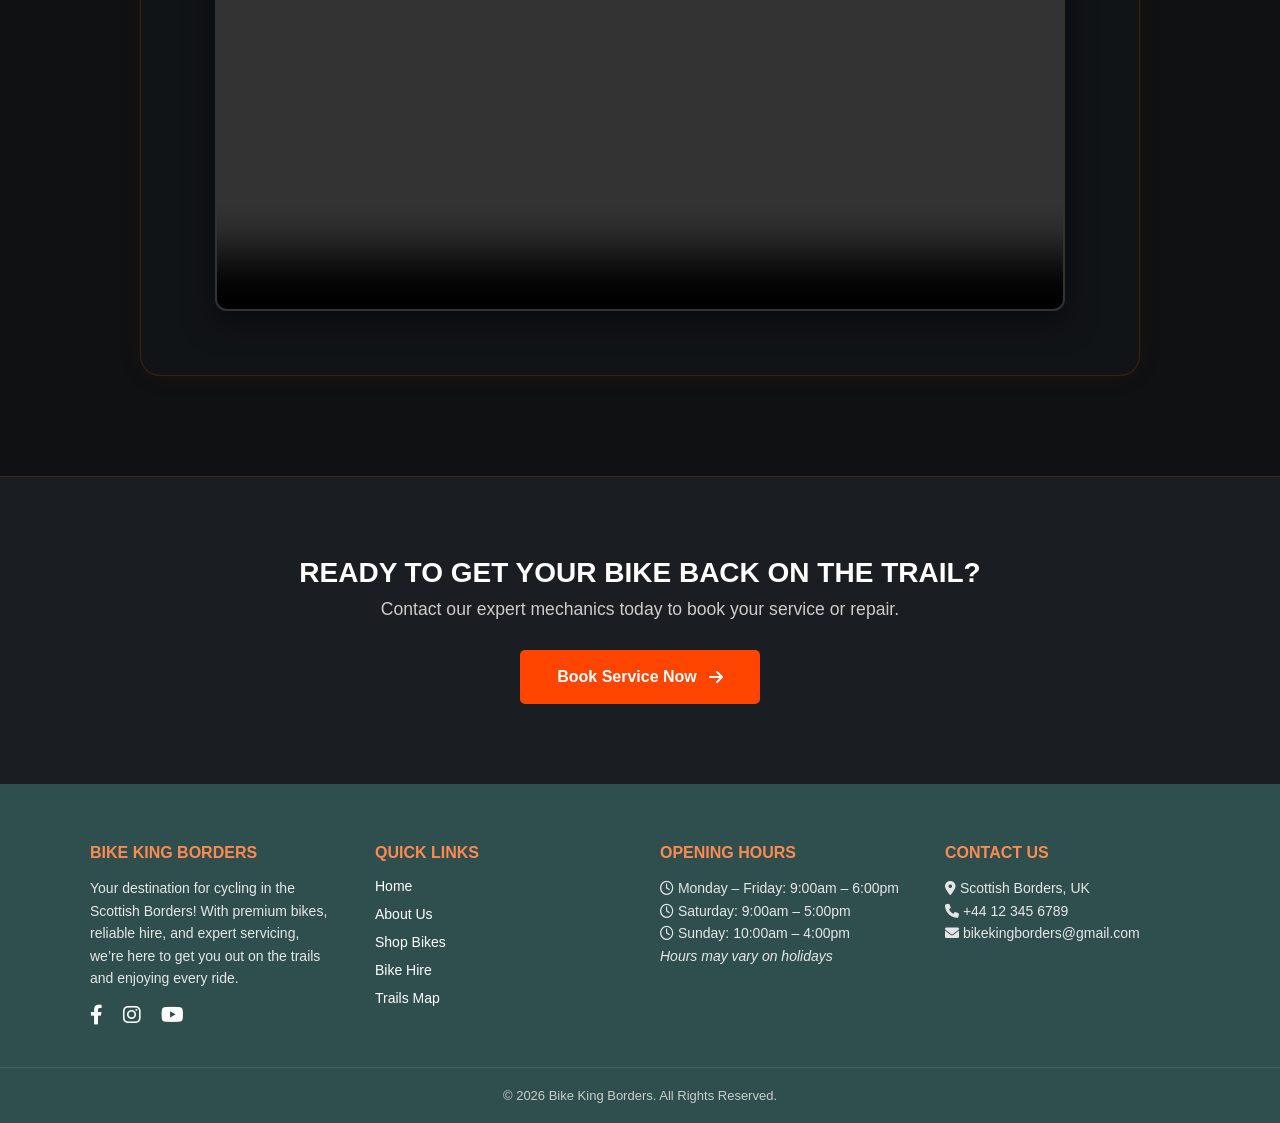
<file: servicing.html>
<!DOCTYPE html>
<html lang="en">
<head>
    <meta charset="UTF-8">
    <meta name="viewport" content="width=device-width, initial-scale=1.0">
    <meta name="description" content="Book bike servicing, repairs, tune ups, brake work, gear repairs, wheel truing, and safety checks at Bike King Borders.">
    <link rel="icon" type="image/x-icon" href="./favicon.ico">
    <title>Bike King Borders | SERVICING & REPAIRS</title>
    
    <link rel="preconnect" href="https://cdnjs.cloudflare.com" crossorigin>
    <link rel="preload" href="https://cdnjs.cloudflare.com/ajax/libs/font-awesome/6.0.0/css/all.min.css" as="style" onload="this.onload=null;this.rel='stylesheet'">
    <noscript><link rel="stylesheet" href="https://cdnjs.cloudflare.com/ajax/libs/font-awesome/6.0.0/css/all.min.css"></noscript>
    <link rel="stylesheet" href="global.css">
    <link rel="stylesheet" href="servicing.css">
</head>
<body>

    <!--NAVIGATION SECTION-->
    <div class="brand-header">

    <div class="container header-flex">
        
        <div class="header-contact">
            <span><i class="fas fa-phone"></i>+44 12 345 6789</span>
            <span><i class="fas fa-envelope"></i> bikekingborders@gmail.com</span>
        </div>

        <div class="header-logo">
            <a href="index.html"><img src="./logo-optimized.png" srcset="./logo-110.png 110w, ./logo-optimized.png 220w" sizes="(max-width: 499px) 80px, 110px" alt="Bike King Borders logo" width="110" height="110"></a>
        </div>

        <div class="header-socials">
            <a href="https://www.facebook.com/" class="social-btn" target="_blank" rel="noopener" aria-label="Facebook">
                <i class="fab fa-facebook-f"></i>
            </a>
            <a href="https://www.instagram.com/" class="social-btn" target="_blank" rel="noopener" aria-label="Instagram">
                <i class="fab fa-instagram"></i>
            </a>
            <a href="https://www.youtube.com/" class="social-btn" target="_blank" rel="noopener" aria-label="YouTube">
                <i class="fab fa-youtube"></i>
            </a>
        </div>

    </div>
</div>

    <nav class="main-navigation">
        <div class="container">
            <ul class="nav-links">
                <li><a href="index.html">Home</a></li>
                <li><a href="about.html#main-content">About</a></li>
                <li class="dropdown">
                    <a href="shop.html#special-offers">Shop <i class="fas fa-chevron-down"></i></a>
                    <ul class="menu">
                        <li><a href="shop.html#special-offers">Special Offers!</a></li>
                        <li><a href="shop.html#best-sellers">Best Sellers</a></li>
                        <li><a href="shop.html#mountain-bikes">Mountain Bikes</a></li>
                        <li><a href="shop.html#kids-bikes">Kids Bikes</a></li>
                        <li><a href="accessories.html#accessories">Accessories & Clothing</a></li>
                    </ul>
                </li>

                <li><a href="hire.html#hires">Hire</a></li>
                <li class="dropdown">
                    <a href="trails.html#trails-main">Trails <i class="fas fa-chevron-down"></i></a>
                    <ul class="menu">
                        <li><a href="trails.html#beginner-trails">Beginners</a></li>
                        <li><a href="trails.html#intermediate-trails">Intermediate</a></li>
                        <li><a href="trails.html#extreme-trails">Extreme</a></li>
                    </ul>
                </li>
                <li><a href="servicing.html#services-main">Servicing</a></li>
                <li><a href="contact.html#contact-main" class="nav-contacts">Contact</a></li>
                <li><a href="#login" class="nav-login" aria-label="Open login form">
                    <i class="fas fa-user"></i>
                </a>
            </li>
        </ul>
    </div>
</nav>

    <!-- SERVICING HERO -->
<section class="service-hero" id="services-main" role="main">
    <div class="hero-overlay"></div>
    <div class="hero-content">
        <div class="hero-card">
            <span class="hero-tag">Bike Servicing</span>
            <h1>Professional Bike Repairs & Maintenance</h1>
            <p>
                Keep your bike in peak condition with expert servicing from our trained mechanics.
                Reliable, fast, and built for performance.
            </p>
            <div class="hero-buttons">
                <a href="#services" class="hero-btn first-btn">View Services</a>
                <a href="contact.html#servicing" class="hero-btn second-btn">Book Now</a>
            </div>
        </div>
    </div>
</section>

<!-- Services main -->
<section class="service-section" id="services">
    <div class="container">
        <div class="section-header">
            <h2 class="section-title">Our Services</h2>
            <p>Expert repairs and maintenance at transparent prices</p>
        </div>
        <hr class="divider">

        <div class="service-grid">

            <div class="service-card">
                <img src="./s1.png" width="600" height="800" alt="Basic Tune Up" loading="lazy" decoding="async">
                <div class="service-info">
                    <h2>Basic Tune-Up</h2>
                    <p>Essential check-up including brakes, gears, and safety inspection.</p>
                    <div class="service-price">£25</div>
                    <a href="contact.html#servicing" class="service-btn">Book Service</a>
                </div>
            </div>

            <div class="service-card">
                <img src="./s2.png" width="600" height="800" alt="Full Service" loading="lazy" decoding="async">
                <div class="service-info">
                    <h2>Full Bike Service</h2>
                    <p>Complete overhaul including cleaning, tuning, and full inspection.</p>
                    <div class="service-price">£60</div>
                    <a href="contact.html#servicing" class="service-btn">Book Service</a>
                </div>
            </div>

            <div class="service-card">
                <img src="./s3.png" width="600" height="800" alt="Brake Repair" loading="lazy" decoding="async">
                <div class="service-info">
                    <h2>Brake Adjustment</h2>
                    <p>Brake tuning or replacement for safe and responsive stopping power.</p>
                    <div class="service-price">£20</div>
                    <a href="contact.html#servicing" class="service-btn">Book Service</a>
                </div>
            </div>

            <div class="service-card">
                <img src="./s4.png" width="600" height="800" alt="Gear Repair" loading="lazy" decoding="async">
                <div class="service-info">
                    <h2>Gear Tuning</h2>
                    <p>Fix shifting issues and improve smooth gear transitions.</p>
                    <div class="service-price">£22</div>
                    <a href="contact.html#servicing" class="service-btn">Book Service</a>
                </div>
            </div>

            <div class="service-card">
                <img src="./s5.png" width="600" height="800" alt="Wheel Truing" loading="lazy" decoding="async">
                <div class="service-info">
                    <h2>Wheel Truing</h2>
                    <p>Fix wobbly wheels and restore balance for smooth riding.</p>
                    <div class="service-price">£18</div>
                    <a href="contact.html#servicing" class="service-btn">Book Service</a>
                </div>
            </div>

            <div class="service-card">
                <img src="./s6.png" width="600" height="800" alt="Safety Check" loading="lazy" decoding="async">
                <div class="service-info">
                    <h2>Safety Inspection</h2>
                    <p>Full safety check to ensure your bike is trail-ready.</p>
                    <div class="service-price">£15</div>
                    <a href="contact.html#servicing" class="service-btn">Book Service</a>
                </div>
            </div>
        </div>
    </div>
</section>

<!-- Why choose us section -->
<section class="about-features">
    <div class="container">
        <h2 class="section-title centered">WHY CHOOSE US?</h2>
        <div class="container-feature">
            <div class="feature-box">
                <i class="fas fa-user-cog"></i>
                <h3>Experienced Mechanics</h3>
                <p>Skilled professionals with years of repair experience.</p>
            </div>
            <div class="feature-box">
                <i class="fas fa-tools"></i>
                <h3>Quality Parts Used</h3>
                <p>We only use trusted and durable bike components.</p>
            </div>
            <div class="feature-box">
                <i class="fas fa-handshake"></i>
                <h3>Trusted Local Service</h3>
                <p>Proudly serving the cycling community with reliability.</p>
            </div>
        </div>
    </div>
</section>

<!-- Customer testimonial video -->
<section class="testimonial">
    <div class="container">
        <div class="testimonial-card">
            <h2 class="section-title">CUSTOMER TESTIMONIAL</h2>
            <p class="subtext">A real experience from one of our satisfied customers.</p>
            <div class="video-wrapper">
                <video controls>
                    <source src="./testimonialvideo.mp4" type="video/mp4">
                    Your browser does not support the video tag.
                </video>
            </div>
        </div>
    </div>
</section>

<!-- Button for Contacts page -->
<div class="contacts-section">
    <h3>Ready to get your bike back on the trail?</h3>
    <p>Contact our expert mechanics today to book your service or repair.</p>

    <a href="contact.html#servicing" class="contacts-btn">
        Book Service Now
        <i class="fas fa-arrow-right"></i>
    </a>
</div>

    <!--FOOTER SECTION-->
<footer class="main-footer">
    <div class="container-footer">
        
        <div class="footer-section">
            <h3>Bike King Borders</h3>
            <p>
                Your destination for cycling in the Scottish Borders! With premium bikes, reliable hire, and expert servicing, we’re here to get you out on the trails and enjoying every ride.
            </p>

            <div class="footer-socials">
                <a href="https://www.facebook.com/" class="social-btn" target="_blank" rel="noopener" aria-label="Facebook">
                    <i class="fab fa-facebook-f"></i>
                </a>
                <a href="https://www.instagram.com/" class="social-btn" target="_blank" rel="noopener" aria-label="Instagram">
                    <i class="fab fa-instagram"></i>
                </a>
                <a href="https://www.youtube.com/" class="social-btn" target="_blank" rel="noopener" aria-label="YouTube">
                    <i class="fab fa-youtube"></i>
                </a>
            </div>
        </div>

        <div class="footer-section">
            <h3>Quick Links</h3>
            <ul class="footer-links">
                <li><a href="index.html">Home</a></li>
                <li><a href="about.html#main-content">About Us</a></li>
                <li><a href="shop.html#special-offers">Shop Bikes</a></li>
                <li><a href="hire.html#hires">Bike Hire</a></li>
                <li><a href="trails.html#trails-main">Trails Map</a></li>
            </ul>
        </div>

        <div class="footer-section">
            <h3>Opening Hours</h3>
            <p><i class="fa-regular fa-clock"></i> Monday – Friday: 9:00am – 6:00pm</p>
            <p><i class="fa-regular fa-clock"></i> Saturday: 9:00am – 5:00pm</p>
            <p><i class="fa-regular fa-clock"></i> Sunday: 10:00am – 4:00pm</p>
            <p><em>Hours may vary on holidays</em></p>
        </div>

        <div class="footer-section">
            <h3>Contact Us</h3>
            <p><i class="fas fa-map-marker-alt"></i> Scottish Borders, UK</p>
            <p><i class="fas fa-phone"></i> +44 12 345 6789</p>
            <p><i class="fas fa-envelope"></i> bikekingborders@gmail.com</p>
        </div>

    </div>
    
    <div class="footer-bottom">
        <p>&copy; 2026 Bike King Borders. All Rights Reserved.</p>
    </div>
</footer>

    <!--LOGIN POP UP-->
    <div id="login" class="login-popup">

    <div class="login-box">

        <a href="#" class="close-btn">&times;</a>

        <h2>Join Bike King Borders</h2>
        <p class="login-sub">Sign in or register to manage your bookings</p>

        <form>

            <input type="text" name="full-name" placeholder="Full Name" aria-label="Full Name" autocomplete="name" required>

            <input type="email" name="email" placeholder="Email Address" aria-label="Email Address" autocomplete="email" required>

            <input type="tel" name="phone" placeholder="Phone Number" aria-label="Phone Number" autocomplete="tel" required>

            <button type="submit">Continue</button>

        </form>

    </div>

</div>

</body>
</html>
</file>
<file: global.css>
/* GENERAL GLOBAL ELEMENTS */
* {
    margin: 0;
    padding: 0;
    box-sizing: border-box;
}

/* BODY */
body {
    overflow-x: hidden;
    font-family: 'Segoe UI', Arial, sans-serif;
    background: #0f1113;
    color: #ffffff;
    background-image: linear-gradient(
        180deg,
        #0f1113 0%,
        #0f1113 40%,
        #121a1a 100%
    );
}

/* CONTAINER */
.container {
    max-width: 1000px;
    width: 95%;
    margin: 0 auto;
}

/* =============== HEADER =============== */
.brand-header {
    background-color: #1a1d21;
    padding: 15px 0;
    border-bottom: 2px solid #FF4500;
}

.header-flex {
    display: flex;
    align-items: center;
    justify-content: space-between;
}

.header-contact, .header-socials {
    flex: 1;
}

.header-contact {
    display: flex;
    gap: 20px;
    font-weight: bold;
    color: #cccccc;
}

.header-logo {
    text-align: center;
}

.header-logo img {
    height: 110px;
    width: auto;
    display: block;
    margin: 0 auto;
}

.header-socials {
    display: flex;
    justify-content: flex-end;
    gap: 25px;
}

.header-socials .social-btn {
    font-size: 24px;
    color: #cccccc;
    text-decoration: none;
    transition: 0.3s;
}

.social-btn:hover {
    color: #FF4500;
    transform: translateY(-3px);
}

/* =============== NAVBAR =============== */
.main-navigation {
    position: -webkit-sticky;
    position: sticky;
    top: 0;
    z-index: 9999;
    background-color: #2F4F4F;
    padding: 20px;
    border-bottom: 1px solid rgba(255,255,255,0.08);
}

.nav-links {
    display: flex;
    justify-content: center;
    align-items: center;
    list-style: none;
}

.nav-links > li {
    position: relative;
    display: flex;
    align-items: center;
}

.nav-links a {
    color: #ffffff;
    text-decoration: none;
    padding: 0 35px;
    font-weight: bold;
    text-transform: uppercase;
    font-size: 15px;
    display: flex;
    align-items: center;
    gap: 8px;
    transition: 0.3s ease;
}

.nav-links a:hover {
    color: #FF4500;
}

.nav-links a.nav-contacts {
    background-color: #c83a00;
    color: white;
    border-radius: 5px;
    height: 50px;
    padding: 0 25px;
    margin-left: 15px;
    display: flex;
    align-items: center;
    justify-content: center;
}

.nav-links a.nav-contacts:hover {
    background-color: white;
    color: #FF4500;
}

/* DROPDOWN */
.menu {
    display: none;
    position: absolute;
    top: 100%;
    left: 0;
    right: auto;
    background-color: #1a1d21;
    min-width: 220px;
    list-style: none;
    z-index: 1000;
    border-top: 3px solid #FF4500;
    box-shadow: 0px 8px 16px rgba(0,0,0,0.5);
}

.dropdown:nth-last-child(3) .menu {
    left: auto;
    right: 0;
}

.dropdown:hover .menu {
    display: block;
}

.menu li a {
    padding: 15px 20px;
    display: block;
    text-transform: none;
    color: #ffffff;
    height: auto;
    font-size: 14px;
}

.menu li a:hover {
    background-color: #111417;
    color: #FF4500;
}

/* LOGIN ICON */
.nav-login {
    padding: 0 25px;
    margin-left: 35px;
    display: flex;
    align-items: center;
}

.nav-login i {
    font-size: 28px;
    transition: 0.3s ease;
}

.nav-login:hover i {
    color: #FF4500;
    transform: scale(1.2);
}

/* =============== LOGIN POPUP =============== */
.login-popup {
    position: fixed;
    inset: 0;
    background: rgba(0,0,0,0.75);
    display: none;
    justify-content: center;
    align-items: center;
    z-index: 9999;
    backdrop-filter: blur(6px);
}

.login-popup:target {
    display: flex;
}

.login-box {
    background: rgba(15, 17, 19, 0.9);
    padding: 40px;
    border-radius: 15px;
    width: 360px;
    text-align: center;
    border: 1px solid rgba(255, 69, 0, 0.4);
    box-shadow: 0 25px 70px rgba(0,0,0,0.6);
    position: relative;
}

.login-box h2 {
    color: #FF4500;
    margin-bottom: 10px;
    text-transform: uppercase;
}

.login-sub {
    font-size: 14px;
    color: #9fbec0;
    margin-bottom: 25px;
}

.login-box input {
    width: 100%;
    padding: 12px;
    margin-bottom: 15px;
    border-radius: 6px;
    border: 1px solid #333;
    background: #111417;
    color: white;
}

.login-box button {
    width: 100%;
    padding: 12px;
    background: #c83a00;
    color: white;
    border: none;
    font-weight: bold;
    border-radius: 5px;
    cursor: pointer;
    text-transform: uppercase;
}

.login-box button:hover {
    background: white;
    color: #FF4500;
}

.close-btn {
    position: absolute;
    top: 12px;
    right: 15px;
    font-size: 26px;
    text-decoration: none;
    color: #ccc;
}

.close-btn:hover {
    color: #FF4500;
}

/* =============== FOOTER =============== */
.main-footer {
    background-color: #2F4F4F;
    padding: 60px 0 20px;
}

.container-footer {
    max-width: 1100px;
    margin: 0 auto;
    display: flex;
    gap: 40px;
    flex-wrap: wrap;
}

.footer-section {
    flex: 1 1 220px;
}

.footer-section h3 {
    color: #ff8a50;
    margin-bottom: 15px;
    font-size: 16px;
    text-transform: uppercase;
}

.footer-section p {
    color: #e6e6e6;
    font-size: 14px;
    line-height: 1.6;
}

.footer-links {
    list-style: none;
}

.footer-links li {
    margin-bottom: 10px;
}

.footer-links a {
    text-decoration: none;
    color: #ffffff;
    font-size: 14px;
    transition: 0.3s;
}

.footer-links a:hover {
    color: #FF4500;
    padding-left: 5px;
}

.footer-socials {
    margin-top: 15px;
    display: flex;
    gap: 20px;
}

.footer-socials a {
    color: #ffffff;
    font-size: 20px;
    transition: 0.3s;
}

.footer-socials a:hover {
    color: #FF4500;
}

.footer-bottom {
    text-align: center;
    margin-top: 40px;
    padding-top: 20px;
    border-top: 1px solid rgba(255,255,255,0.1);
    font-size: 13px;
    color: #cccccc;
}

/* =============== DESKTOP (above 900px) =============== */
@media (min-width: 901px) {

    .main-navigation {
        height: 80px;
    }

    .nav-links {
        height: 100%;
    }

    .nav-links > li {
        height: 100%;
    }

    .nav-links a {
        height: 100%;
    }

} /* END DESKTOP */

/* =============== TABLET (500px to 900px) =============== */
@media (min-width: 500px) and (max-width: 900px) {

    /* HEADER */
    .header-flex {
        flex-wrap: wrap;
        justify-content: center;
        gap: 10px;
    }

    .header-contact {
        font-size: 13px;
        gap: 10px;
    }

    .header-logo img {
        height: 90px;
    }

    /* NAV */
    .main-navigation {
        height: auto;
        padding: 12px;
    }

    .nav-links {
        flex-wrap: wrap;
        justify-content: center;
        height: auto;
        gap: 5px;
        width: 100%;
    }

    .nav-links > li {
        height: auto;
    }

    .nav-links a {
        padding: 8px 15px;
        font-size: 13px;
        height: auto;
    }

    .nav-links a.nav-contacts {
        margin-left: 5px;
        height: 40px;
    }

    .nav-login {
        margin-left: 10px;
        padding: 8px 15px;
    }

    /* FOOTER */
    .container-footer {
        padding: 0 20px;
        gap: 25px;
        width: 100%;
    }

    .footer-section {
        flex: 1 1 45%;
    }

} /* END TABLET */

/* =============== MOBILE (under 500px) =============== */
@media (max-width: 499px) {

    /* HEADER */
    .brand-header {
        padding: 8px 0;
    }

    .header-flex {
        flex-direction: column;
        align-items: center;
        gap: 4px;
        text-align: center;
    }

    .header-contact {
        flex-direction: column;
        align-items: center;
        gap: 3px;
        font-size: 11px;
    }

    .header-socials {
        justify-content: center;
        gap: 15px;
    }

    .header-logo img {
        height: 64px;
    }

    /* NAV */
    .main-navigation {
        height: auto;
        padding: 6px 10px;
        position: static;
        top: auto;
    }

    .nav-links {
        flex-direction: column;
        align-items: center;
        height: auto;
        gap: 0;
        width: 100%;
    }

    .nav-links > li {
        height: auto;
        width: 100%;
        display: block;
        text-align: center;
    }

    .nav-links > li > a {
        height: auto;
        width: 100%;
        padding: 7px 0;
        font-size: 13px;
        display: block;
        text-align: center;
    }

    .nav-links a.nav-contacts {
        margin-left: 0;
        width: 100%;
        height: auto;
        padding: 7px 0;
        border-radius: 0;
        display: block;
        text-align: center;
    }

    .nav-login {
        margin-left: 0;
        padding: 7px 0;
        justify-content: center;
        width: 100%;
        height: auto;
    }

    /* DROPDOWN */
    .fa-chevron-down {
        display: none;
    }

    .menu {
        display: none;
        position: static;
        box-shadow: none;
        border-top: none;
        background-color: transparent;
        width: 100%;
        min-width: 100%;
    }

    .dropdown:hover .menu,
    .dropdown:focus-within .menu {
        display: block;
    }

    .menu li a {
        height: auto;
        padding: 6px 0 6px 25px;
        font-size: 12px;
        color: #f2f2f2;
        border-left: 3px solid #FF4500;
        display: block;
        text-align: left;
        width: 100%;
    }

    /* LOGIN POPUP */
    .login-box {
        width: 90%;
        padding: 25px;
    }

    /* FOOTER */
    .container-footer {
        flex-direction: column;
        gap: 25px;
        padding: 0 20px;
        width: 100%;
    }

    .footer-section {
        flex: 1 1 100%;
        width: 100%;
    }

}
</file>
<file: home.css>
/* HERO SECTION */
.hero-container {
    width: 100%;
    height: 550px;
    overflow: hidden;
    position: relative;
    max-width: 100vw;
}

input[type="radio"] {
    display: none;
}

.hero-train {
    display: flex;
    width: 400%;
    height: 100%;
    transition: 1s ease-in-out;
}

.hero-slide {
    flex: 0 0 25%;
    height: 100%;
    background-size: cover;
    background-position: center;
    position: relative;
    overflow: hidden;
}

.home-hero-picture,
.home-hero-image {
    position: absolute;
    inset: 0;
    width: 100%;
    height: 100%;
    z-index: 0;
}

.home-hero-image {
    object-fit: cover;
}

#slide1:checked ~ .hero-train { transform: translateX(0); }
#slide2:checked ~ .hero-train { transform: translateX(-25%); }
#slide3:checked ~ .hero-train { transform: translateX(-50%); }
#slide4:checked ~ .hero-train { transform: translateX(-75%); }

.hero-overlay {
    position: relative;
    z-index: 1;
    background: linear-gradient(rgba(0,0,0,0.6), rgba(0,0,0,0.6));
    width: 100%;
    height: 100%;
    display: flex;
    flex-direction: column;
    justify-content: center;
    align-items: center;
    gap: 8px;
}

.hero-overlay h1 {
    font-size: 60px;
    text-transform: uppercase;
}

.hero-overlay p {
    font-size: 22px;
}

/* Hero images */
.slide1 { background-color: #0f1113; }
.slide2 { background-image: url(slide2-optimized.jpg); }
.slide3 { background-image: url(slide3-optimized.jpg); }
.slide4 { background-image: url(slide4-optimized.jpg); }

/* Buttons */
.hero-btns {
    display: flex;
    gap: 15px;
    align-items: center;
    margin-top: 10px;
}

.btn-main, .btn-sub {
    padding: 15px 30px;
    text-decoration: none;
    font-weight: bold;
    border-radius: 5px;
    text-transform: uppercase;
}

.btn-main {
    background: #c83a00;
    color: white;
    border: 2px solid #c83a00;
}

.btn-main:hover {
    background-color: transparent;
    box-shadow: 0 0 10px #FF4500;
}

.btn-sub {
    border: 2px solid white;
    color: white;
}

.btn-sub:hover {
    border: 2px solid #FF4500;
    color: #FF4500;
}

/* Dots */
.dots {
    position: absolute;
    bottom: 30px;
    width: 100%;
    text-align: center;
}

.dot {
    height: 16px;
    width: 16px;
    background-color: white;
    border-radius: 50%;
    display: inline-block;
    margin: 0 8px;
    cursor: pointer;
    opacity: 0.5;
    border: 2px solid #2F4F4F;
}

.dot:hover {
    background-color: #FF4500;
}

/* SIGNUP FOR UPDATES */
.signup-section {
    background-color: #111417;
    padding: 60px 0;
    border-top: 3px solid #FF4500;
    border-bottom: 3px solid #FF4500;
    width: 100%;
    overflow: hidden;
}

.container-signup {
    max-width: 1000px;
    margin: 0 auto;
    display: flex;
    align-items: center;
    justify-content: space-between;
    gap: 40px;
}

.signup-text {
    flex: 1;
}

.signup-form {
    flex: 1;
    display: flex;
    justify-content: flex-end;
}

.signup-form form {
    display: flex;
    width: 100%;
    max-width: 400px;
}

.signup-form input {
    flex: 1;
    padding: 12px;
    border: 2px solid #2F4F4F;
    background: #0f1113;
    color: white;
    border-radius: 5px 0 0 5px;
    outline: none;
}

.signup-form button {
    padding: 12px 20px;
    background-color: #c83a00;
    color: white;
    border: none;
    font-weight: bold;
    cursor: pointer;
    border-radius: 0 5px 5px 0;
    transition: 0.3s;
}

.signup-form button:hover {
    box-shadow: 0 0 10px #FF4500;
}

/* =============== MOBILE (under 500px) =============== */
@media (max-width: 499px) {

    /* HERO */
    .hero-container {
        height: 350px;
        overflow: hidden;
        width: 100%;
    }

    .hero-overlay {
        gap: 10px;
    }

    .hero-overlay h1 {
        font-size: 24px;
        text-align: center;
        padding: 0 15px;
    }

    .hero-overlay p {
        font-size: 14px;
        text-align: center;
        padding: 0 15px;
    }

    .slide1, .slide2, .slide3, .slide4 {
    background-size: cover;
    background-position: center top;
    background-position: center center; 
    background-position: center top;     
    background-position: 50% 10%;      
    }

    .hero-btns {
        display: flex;
        flex-direction: column;
        align-items: center;
        gap: 10px;
    }

    .btn-main, .btn-sub {
        padding: 10px 20px;
        font-size: 13px;
        text-align: center;
    }

    .dots {
        bottom: 15px;
    }

    .dot {
        height: 10px;
        width: 10px;
        margin: 0 4px;
    }

    /* SIGNUP */
    .container-signup {
        flex-direction: column;
        text-align: center;
        padding: 0 20px;
        gap: 25px;
    }

    .signup-text h2 {
        font-size: 20px;
    }

    .signup-text p {
        font-size: 14px;
    }

    .signup-form {
        width: 100%;
        justify-content: center;
    }

    .signup-form form {
        width: 100%;
        max-width: 100%;
    }

}

/* =============== TABLET (500px to 900px) =============== */
@media (min-width: 500px) and (max-width: 900px) {

    /* HERO */
    .hero-container {
        height: 420px;
    }

    .hero-overlay h1 {
        font-size: 32px;
        text-align: center;
        padding: 0 20px;
    }

    .hero-overlay p {
        font-size: 16px;
        text-align: center;
    }

    .hero-btns {
        display: flex;
        flex-direction: column;
        align-items: center;
        gap: 10px;
    }

    .btn-main, .btn-sub {
        padding: 12px 25px;
        font-size: 14px;
    }

    .slide1, .slide2, .slide3, .slide4 {
    background-size: cover;
    background-position: center top;
    background-position: center center;  
    background-position: center top;    
    background-position: 50% 10%;       
    }

    /* SIGNUP */
    .container-signup {
        flex-direction: column;
        text-align: center;
        padding: 0 30px;
        gap: 25px;
    }

    .signup-form {
        width: 100%;
        justify-content: center;
    }

    .signup-form form {
        max-width: 100%;
    }

}
</file>
<file: about.css>
/*ABOUT*/
.about-hero {
    height: 350px; 
    position: relative;
    margin-top: 0;
    overflow: hidden;
}

.about-hero-image {
    position: absolute;
    inset: 0;
    width: 100%;
    height: 100%;
    object-fit: cover;
}

.about-hero-overlay {
    position: relative;
    background: rgba(15, 17, 19, 0.7); 
    height: 350px;
    display: flex;
    flex-direction: column;
    justify-content: center;
    align-items: center;
    text-align: center;
}

.about-hero h1 {
    font-family: 'Oswald', sans-serif;
    font-size: clamp(50px, 10vw, 70px);
    text-transform: uppercase;
}

.about-hero p {
    font-family: 'Oswald', sans-serif;
    font-size: 30px;
    color: #ff6b2a;
    font-weight: bold;
}

/* ABOUT MAIN */
.about-main {
    display: flex;
    align-items: stretch;
    gap: 50px;
    padding: 60px;
    background: #1a1d21;
    border-radius: 12px;
    margin: 40px auto;
    border: 1px solid #ffffff;
}

.about-text {
    flex: 1 1 0;
    min-width: 0;
}

.about-text h2 {
    color: #FF4500;
    margin-bottom: 15px;
}

.about-text p {
    color: #e0e0e0;
    line-height: 1.8;
}

/*images*/
.about-image-stack {
    display: flex;
    flex-direction: column;
    gap: 15px;
    flex: 0 0 320px;
    min-width: 280px;
    max-width: 320px;
}

.about-image-stack img {
    width: 100%;
    height: 200px;
    border-radius: 10px;
    object-fit: cover;
    display: block;
    min-width: 0;
    max-width: 100%;
}

/* FEATURES */
.about-features {
    background: #1a1d21;
    padding: 80px 0;
    border-top: 4px solid #FF4500;
    border-bottom: 4px solid #FF4500;
}

.container-feature {
    display: flex;
    gap: 20px;
    justify-content: center; 
    max-width: 1000px;
    margin: 0 auto;
}

.feature-box {
    position: relative;
    overflow: hidden;
    flex: 1; 
    max-width: 300px;
    background: #1a1d21;
    padding: 30px;
    text-align: center;
    border-radius: 12px;
    border: 1px solid #2F4F4F;
    transition: 0.3s ease;
}

.feature-box::before {
    content: "";
    position: absolute;
    inset: 0;
    background: radial-gradient(
        circle at top,
        rgba(47, 79, 79, 0.35),
        transparent 70%
    );
    opacity: 0.6;
    pointer-events: none;
}

.feature-box:hover {
    transform: translateY(-8px);
    border-color: #FF4500;
    box-shadow: 0 12px 25px rgba(0,0,0,0.5);
}

.feature-box i {
    color: #FF4500;
    font-size: 40px;
    margin-bottom: 10px;
}

.feature-link {
    text-decoration: none;
    color: inherit;
    display: block;
}

/* =============== MOBILE (under 500px) =============== */
@media (max-width: 499px) {

    /* ABOUT HERO */
    .about-hero,
    .about-hero-overlay {
        height: 220px;
    }

    .about-hero h1 {
        font-size: 28px;  
        padding: 0 15px;
    }

    .about-hero p {
        font-size: 14px;
        padding: 0 15px;
    }

    /* ABOUT MAIN */
    .about-main {
        flex-direction: column;
        padding: 25px;
        gap: 25px;
        margin: 20px 15px;
    }

    .about-image-stack {
        flex-direction: row;
        gap: 10px;
        flex: none;
        min-width: 0;
        max-width: 100%;
        width: 100%;
    }

    .about-image-stack img {
        width: 50%;
        height: 160px;
        object-fit: cover;
    }

    /* FEATURES */
    .container-feature {
        flex-direction: column;
        align-items: center;
        padding: 0 20px;
        gap: 15px;
    }

    .feature-box {
        max-width: 100%;
        width: 100%;
        padding: 20px;
    }

} /* END MOBILE */

/* =============== TABLET (500px to 900px) =============== */
@media (min-width: 500px) and (max-width: 900px) {

    /* ABOUT HERO */
    .about-hero,
    .about-hero-overlay {
        height: 280px;
    }

    .about-hero p {
        font-size: 20px;
    }

    /* ABOUT MAIN */
    .about-main {
        flex-direction: column;
        padding: 35px;
        gap: 30px;
        margin: 25px 20px;
    }

    .about-image-stack {
        flex-direction: row;
        gap: 15px;
        flex: none;
        min-width: 0;
        max-width: 100%;
        width: 100%;
    }

    .about-image-stack img {
        width: 50%;
        height: 220px;
        object-fit: cover;
    }

    /* FEATURES */
    .container-feature {
        flex-wrap: wrap;
        padding: 0 20px;
        gap: 15px;
    }

    .feature-box {
        flex: 1 1 45%;
        max-width: 100%;
    }

}
</file>
<file: contact.css>
/* HERO SECTION */
.contact-hero .container {
    position: relative;
    z-index: 2;
}

.contact-hero {
    position: relative;
    padding: 90px 0;
    border-bottom: 4px solid #FF4500;

    background-image: url("./slide1photo1.jpg");
    background-size: cover;
    background-position: center;
    background-repeat: no-repeat;
}

.contact-overlay {
    position: absolute;
    inset: 0;
    background: rgba(0, 0, 0, 0.65);
}

.contact-hero-header {
    text-align: center;
    margin-bottom: 50px;
}

.contact-hero-header h1 {
    font-size: 50px;
    color: #FF4500;
    margin-bottom: 10px;
    text-transform: uppercase;
}

.contact-hero-header p {
    color: #cfd8dc;
    font-size: 25px;
}

/* cards */
.contact-info-grid {
    display: flex;
    gap: 25px;
    justify-content: center;
    flex-wrap: wrap;
}

.contact-info-card {
    background: #1a1d21;
    padding: 30px;
    border-radius: 12px;
    text-align: center;
    width: 300px;
    border: 1px solid #2F4F4F;
    transition: 0.3s;
}

.contact-info-card i {
    font-size: 35px;
    color: #FF4500;
    margin-bottom: 15px;
}

.contact-info-card h2 {
    margin-bottom: 10px;
    color: white;
}

.contact-info-card p {
    color: #cccccc;
    font-size: 14px;
    line-height: 1.5;
}

.contact-info-card:hover {
    transform: translateY(-5px);
    border-color: #FF4500;
}


/* LOCATION/MAPS SECTION*/

.location-section {
    padding: 90px 0;
    background: #121a1a;
    border-top: 4px solid #FF4500;
}

.location-section .section-header h2 {
    font-size: 40px;
    text-align: center;
    color: #FF4500;
    margin-bottom: 10px;
}

.location-section .section-header p {
    text-align: center;
    color: #cfd8dc;
    margin-bottom: 50px;
}

.map-wrapper {
    display: flex;
    gap: 30px;
    flex-wrap: wrap;
    align-items: stretch;
}

.map-box {
    flex: 2;
    min-width: 300px;
    border-radius: 12px;
    overflow: hidden;
    box-shadow: 0 10px 30px rgba(0,0,0,0.4);
}

.tripadvisor-box {
    flex: 1;
    min-width: 260px;
    background: #1a1d21;
    padding: 30px;
    border-radius: 12px;
    border: 1px solid #2F4F4F;
    display: flex;
    flex-direction: column;
    justify-content: center;
}

.tripadvisor-box h2 {
    color: #FF4500;
    font-size: 24px;
    margin-bottom: 15px;
}

.tripadvisor-box p {
    color: #cfd8dc;
    line-height: 1.6;
    margin-bottom: 20px;
}

.tripadvisor-btn {
    display: inline-block;
    background: #FF4500;
    color: white;
    padding: 12px 18px;
    text-decoration: none;
    font-weight: bold;
    border-radius: 5px;
    transition: 0.3s;
    text-transform: uppercase;
    font-size: 13px;
}

.tripadvisor-btn:hover {
    background: transparent;
    border: 2px solid #FF4500;
    color: #FF4500;
}

/* FORMS FOR CONTACT */

.contact-forms {
    padding: 100px 0;
    background: #0f1113;
    border-top: 2px solid #FF4500;
}

.form-section {
    padding: 60px 20px;
}

.form-title {
    text-align: center;
    font-size: 34px;
    color: #FF4500;
    margin-bottom: 30px;
    text-transform: uppercase;
    letter-spacing: 2px;
}

.form-divider {
    border: none;
    height: 2px;
    background: linear-gradient(90deg, transparent, #74cece, transparent);
    margin: 40px 0;
}

.contact-form {
    max-width: 700px;
    margin: 0 auto;
    background: #1a1d21;
    padding: 40px;
    border-radius: 12px;
    border: 1px solid #2F4F4F;
    box-shadow: 0 10px 30px rgba(0,0,0,0.4);
}

.form-group {
    margin-bottom: 18px;
}

.form-group label {
    display: block;
    margin-bottom: 6px;
    color: #cfd8dc;
    font-weight: bold;
    font-size: 14px;
}

.contact-form input,
.contact-form select,
.contact-form textarea {
    width: 100%;
    padding: 12px;
    border-radius: 6px;
    border: 1px solid #333;
    background: #0f1113;
    color: white;
    outline: none;
    font-size: 14px;
}

.contact-form input:focus,
.contact-form select:focus,
.contact-form textarea:focus {
    border-color: #FF4500;
}

/* submit button */
.submit-btn {
    width: 100%;
    padding: 14px;
    background: #FF4500;
    color: white;
    border: none;
    font-weight: bold;
    text-transform: uppercase;
    border-radius: 6px;
    cursor: pointer;
    transition: 0.3s;
    margin-top: 10px;
}

.submit-btn:hover {
    background: transparent;
    border: 2px solid #FF4500;
    color: #FF4500;
}

.form-section:not(:last-child) {
    border-bottom: 2px solid #74cece33;
}

/* =============== MOBILE (under 500px) =============== */
@media (max-width: 499px) {

    .contact-hero {
        padding: 50px 0;
    }

    .contact-hero-header h1 {
        font-size: 25px;
        padding: 0 15px;
    }

    .contact-hero-header p {
        font-size: 20px;
        padding: 0 15px;
    }

    .contact-hero-header {
        margin-bottom: 30px;
    }

    .contact-info-grid {
        flex-direction: column;
        align-items: center;
        gap: 15px;
        padding: 0 15px;
    }

    .contact-info-card {
        width: 100%;
    }

    .location-section {
        padding: 50px 0;
    }

    .location-section .section-header h2 {
        font-size: 22px;
        padding: 0 15px;
    }

    .location-section .section-header p {
        font-size: 14px;
        padding: 0 15px;
        margin-bottom: 25px;
    }

    .map-wrapper {
        flex-direction: column;
    }

    .map-box iframe {
        height: 250px;
    }

    .tripadvisor-box {
        margin: 0 15px;
    }

    .contact-forms {
        padding: 50px 0;
    }

    .form-title {
        font-size: 22px;
        letter-spacing: 1px;
    }

    .contact-form {
        padding: 25px 15px;
        margin: 0 15px;
    }

}

/* =============== TABLET (500px to 900px) =============== */
@media (min-width: 500px) and (max-width: 900px) {

    .contact-hero {
        padding: 60px 0;
    }

    .contact-hero-header h1 {
        font-size: 28px;
        padding: 0 20px;
    }

    .contact-hero-header p {
        font-size: 20px;
        padding: 0 15px;
    }

    .contact-info-card {
        width: 45%;
    }

    .location-section .section-header h2 {
        font-size: 28px;
    }

    .map-wrapper {
        flex-direction: column;
    }

    .map-box iframe {
        height: 350px;
    }

    .form-title {
        font-size: 26px;
    }

    .contact-form {
        padding: 30px 20px;
    }

}
</file>
<file: servicing.css>
/* --- SECTION HEADERS --- */
.section-title {
    font-family: 'Oswald', sans-serif;
    color: #f8e5d3;
    font-size: 50px;
    text-transform: uppercase;
    font-weight: 800;
    margin-bottom: 10px;
}

.section-title.centered {
    text-align: center;
    margin-bottom: 50px;
}

.divider {
    border: none;
    height: 3px;
    background: #FF4500;
    width: 80px;
    margin: 20px 0 40px;
}

.section-header p {
    color: #cccccc;
    font-size: 1.1rem;
}

/* --- HERO SECTION --- */
.service-hero {
    position: relative;
    height: 85vh;
    background: url("servicingbg2.webp") center/cover no-repeat;
    display: flex;
    align-items: center;
    justify-content: center;
    transition: all 0.5s ease;
}

.hero-overlay {
    position: absolute;
    inset: 0;
    background: rgba(0,0,0,0.65);
}


.hero-content {
    position: relative;
    z-index: 2;
    text-align: center;
}

.hero-card {
    max-width: 700px;
    padding: 50px;
    background: rgba(15,17,19,0.85);
    backdrop-filter: blur(12px);
    border: 1px solid #FF4500;
    border-radius: 16px;
}

.hero-tag {
    color: #FF4500;
    font-weight: bold;
    letter-spacing: 3px;
    text-transform: uppercase;
    display: block;
    margin-bottom: 10px;
}

.hero-card h1 {
    font-size: 42px;
    margin: 15px 0;
    color: white;
}

.hero-card p {
    color: #cccccc;
    margin-bottom: 30px;
}

.hero-buttons {
    display: flex;
    gap: 15px;
    justify-content: center;
}

.hero-btn {
    padding: 14px 28px;
    text-decoration: none;
    font-weight: bold;
    border-radius: 4px;
    transition: all 0.3s ease;
}

.first-btn {
    background: #FF4500;
    color: white;
    border: 2px solid #FF4500;
}

.first-btn:hover {
    background: transparent;
    color: #FF4500;
}

.second-btn {
    border: 2px solid white;
    color: white;
    background: transparent;
}

.second-btn:hover {
    background: white;
    color: #0f1113;
}

/* --- SERVICE CARDS --- */
.service-section {
    padding: 90px 0;
    background: #0f1113;
    border-top: 2px solid #FF4500;
}

.service-grid {
    display: flex;
    flex-wrap: wrap;
    gap: 25px;
}

.service-card {
    width: 48%;
    background: #1a1d21;
    display: flex;
    min-height: 280px;
    border-radius: 12px;
    overflow: hidden;
    border: 1px solid rgba(255,255,255,0.05);
    transition: border 0.3s ease;
}

.service-card:hover {
    border-color: #FF4500;
}

.service-card img {
    width: 45%;
    height: auto;
    object-fit: cover;
    object-position: center;
    display: block;
}

.service-info {
    padding: 25px;
    width: 55%;
    display: flex;
    flex-direction: column;
    justify-content: center;
}

.service-info h2 {
    font-size: 22px;
    color: white;
    margin-bottom: 10px;
}

.service-info p {
    color: #cccccc;
    font-size: 14px;
    margin-bottom: 15px;
    line-height: 1.5;
}

.service-price {
    color: #FF4500; 
    font-size: 24px;
    font-weight: 800;
    margin-bottom: 20px;
}

.service-btn {
    display: inline-block;
    padding: 12px;
    background: #FF4500;
    color: white;
    text-decoration: none;
    font-weight: bold;
    border-radius: 5px;
    text-align: center;
    border: 2px solid #FF4500;
    transition: all 0.3s ease;
}

.service-btn:hover {
    background: transparent;
    color: #FF4500;
}

/* --- WHY CHOOSE US SECTION --- */
.about-features {
    background: #111417;
    padding: 100px 0;
    border-top: 4px solid #FF4500;
    border-bottom: 4px solid #FF4500;
}

.container-feature {
    display: flex;
    gap: 25px;
    justify-content: center;
}

.feature-box {
    flex: 1;
    text-align: center;
    padding: 40px 30px;
    background: #1a1d21;
    border: 1px solid #2F4F4F;
    border-radius: 10px;
    transition: none; 
}

.feature-box i {
    font-size: 45px;
    color: #FF4500;
    margin-bottom: 20px;
}

.feature-box h3 {
    color: white;
    margin-bottom: 15px;
    font-size: 20px;
}

.feature-box p {
    color: #cccccc;
    font-size: 15px;
    line-height: 1.6;
}

/* --- TESTIMONIAL VIDEO --- */
.testimonial {
    padding: 100px 0;
    text-align: center;
    background: #0f1113;
}

.testimonial-card {
    background: #111417;
    padding: 60px 40px;
    border-radius: 20px;
    border: 1px solid rgba(255, 69, 0, 0.2);
    box-shadow: 0 0 30px rgba(255, 69, 0, 0.05); 
}

.subtext {
    font-size: 25px;
    font-weight: bold;
    color: #cccccc;
    margin-bottom: 40px;
    font-style: italic;
}

.video-wrapper video {
    width: 100%;
    max-width: 850px;
    border-radius: 12px;
    border: 2px solid #333;
    outline: none;
    box-shadow: 0 10px 30px rgba(0,0,0,0.5);
}

/* --- CONTACTS BUTTON --- */
.contacts-section {
    padding: 80px 20px;
    text-align: center;
    background: #1a1d21; 
    border-top: 1px solid rgba(255, 69, 0, 0.2);
}

.contacts-section h3 {
    font-size: 28px;
    color: #ffffff;
    margin-bottom: 10px;
    text-transform: uppercase;
}

.contacts-section p {
    color: #cccccc;
    margin-bottom: 30px;
    font-size: 1.1rem;
}

.contacts-btn {
    display: inline-flex;
    align-items: center;
    gap: 12px;
    background-color: #FF4500;
    color: #ffffff;
    text-decoration: none;
    padding: 16px 35px;
    font-weight: bold;
    border-radius: 5px;
    border: 2px solid #FF4500;
    transition: all 0.3s ease;
    font-size: 16px;
}

.contacts-btn i {
    transition: transform 0.3s ease;
}

.contacts-btn:hover {
    background-color: transparent;
    color: #FF4500;
}

.contacts-btn:hover i {
    transform: translateX(5px);
}

/* =============== MOBILE (under 500px) =============== */
@media (max-width: 499px) {

    /* HERO */
    .service-hero {
        height: auto;
        padding: 60px 15px;
    }

    .hero-card {
        padding: 25px 20px;
        margin: 0 10px;
    }

    .hero-card h1 {
        font-size: 24px;
    }

    .hero-card p {
        font-size: 14px;
    }

    .hero-buttons {
        flex-direction: column;
        gap: 10px;
    }

    .hero-btn {
        width: 100%;
        text-align: center;
        padding: 12px;
    }

    .section-title {
        font-size: 30px;
    }

    .service-section {
        padding: 50px 0;
    }

    .service-grid {
        flex-direction: column;
        gap: 15px;
    }

    .service-card {
        width: 100%;
        flex-direction: column;
        min-height: 0;
    }

    .service-card img {
        width: 100%;
        height: 220px;
        object-fit: cover;
        object-position: center;
    }

    .service-info {
        width: 100%;
        padding: 20px;
    }

    .about-features {
        padding: 50px 0;
    }

    .container-feature {
        flex-direction: column;
        padding: 0 20px;
        gap: 15px;
    }

    .feature-box {
        padding: 25px 20px;
    }

    .testimonial {
        padding: 50px 0;
    }

    .testimonial-card {
        padding: 30px 15px;
    }

    .subtext {
        font-size: 16px;
    }

    .contacts-section {
        padding: 50px 20px;
    }

    .contacts-section h3 {
        font-size: 20px;
    }

    .contacts-btn {
        width: 100%;
        justify-content: center;
        padding: 14px 20px;
    }

} 

/* =============== TABLET (500px to 900px) =============== */
@media (min-width: 500px) and (max-width: 900px) {

    /* HERO */
    .service-hero {
        height: auto;
        padding: 80px 20px;
    }

    .hero-card {
        padding: 35px 25px;
    }

    .hero-card h1 {
        font-size: 30px;
    }

    .section-title {
        font-size: 36px;
    }

    .service-card {
        width: 100%;
        min-height: 260px;
    }

    .service-card img {
        width: 42%;
        object-position: center;
    }

    .service-info {
        width: 58%;
    }

    .container-feature {
        flex-wrap: wrap;
        padding: 0 20px;
    }

    .feature-box {
        flex: 1 1 45%;
    }

    .testimonial-card {
        padding: 40px 20px;
    }

    .subtext {
        font-size: 18px;
    }

}
</file>
